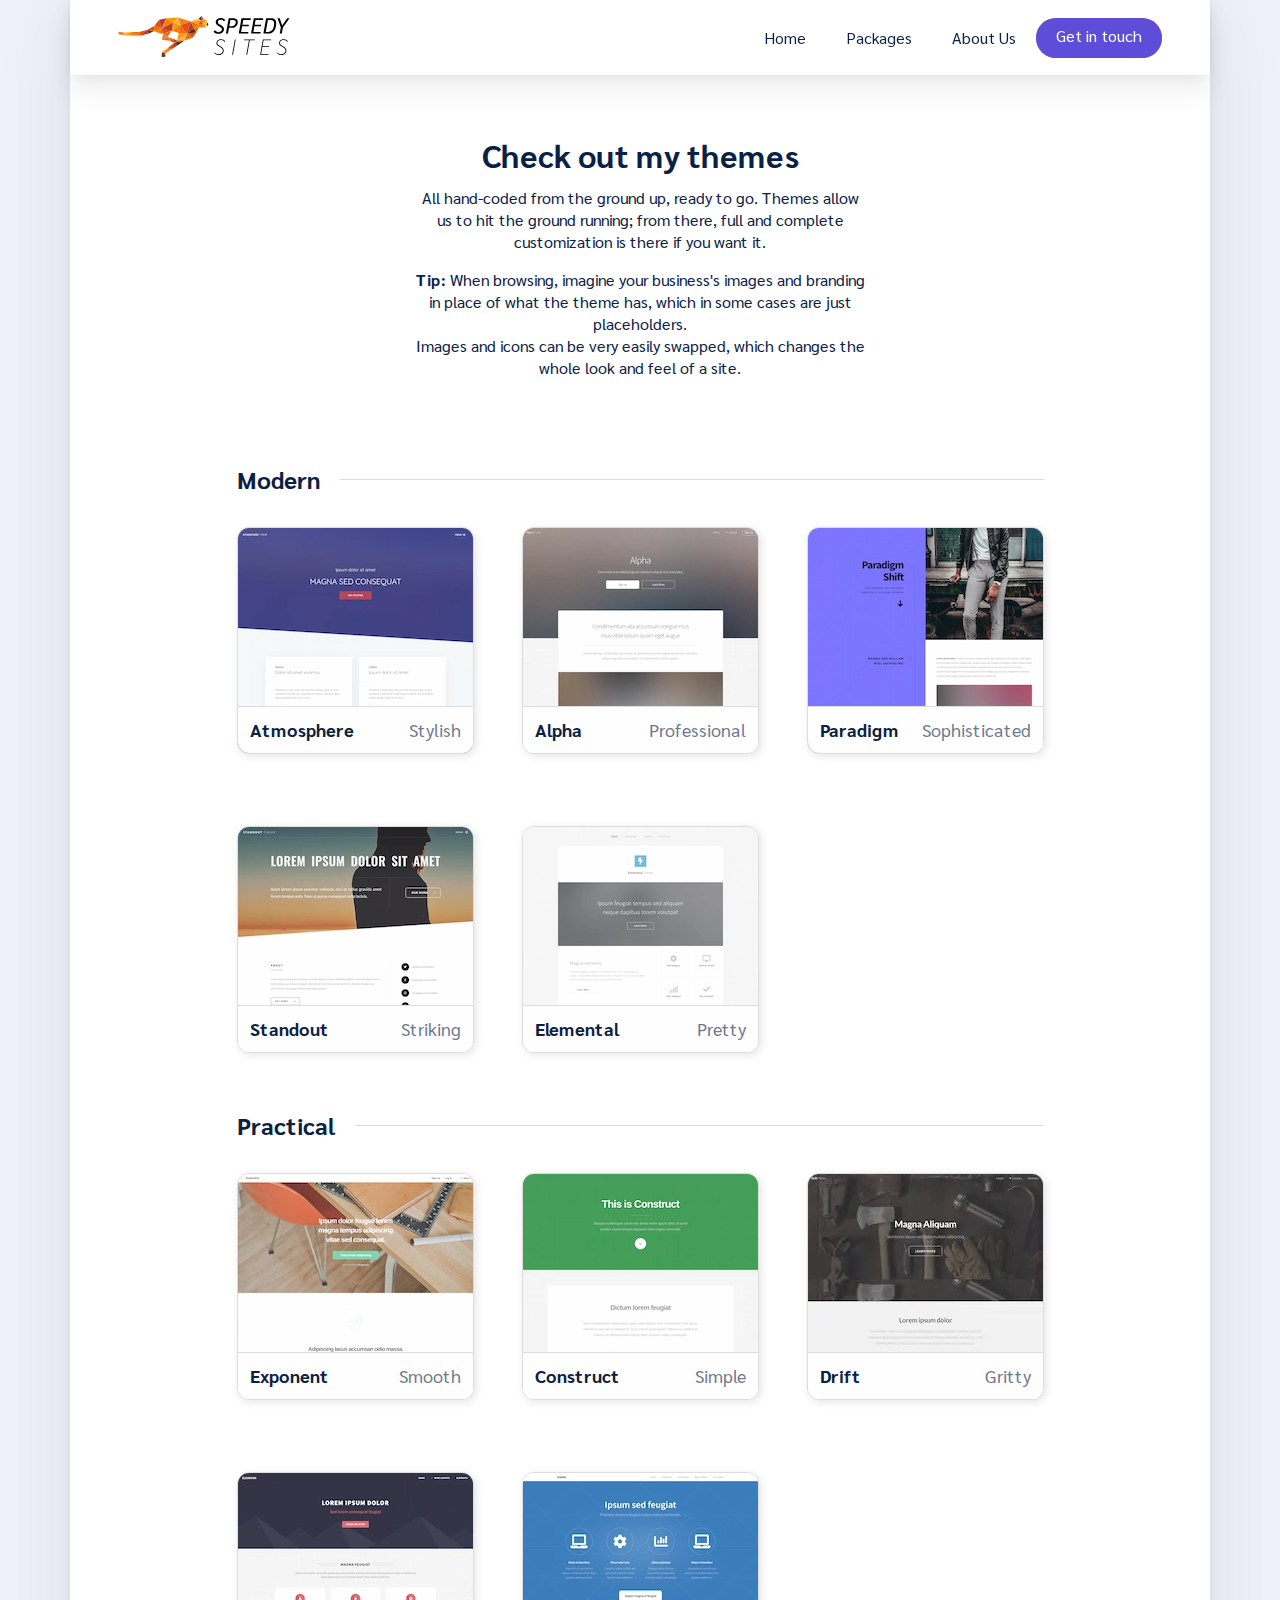
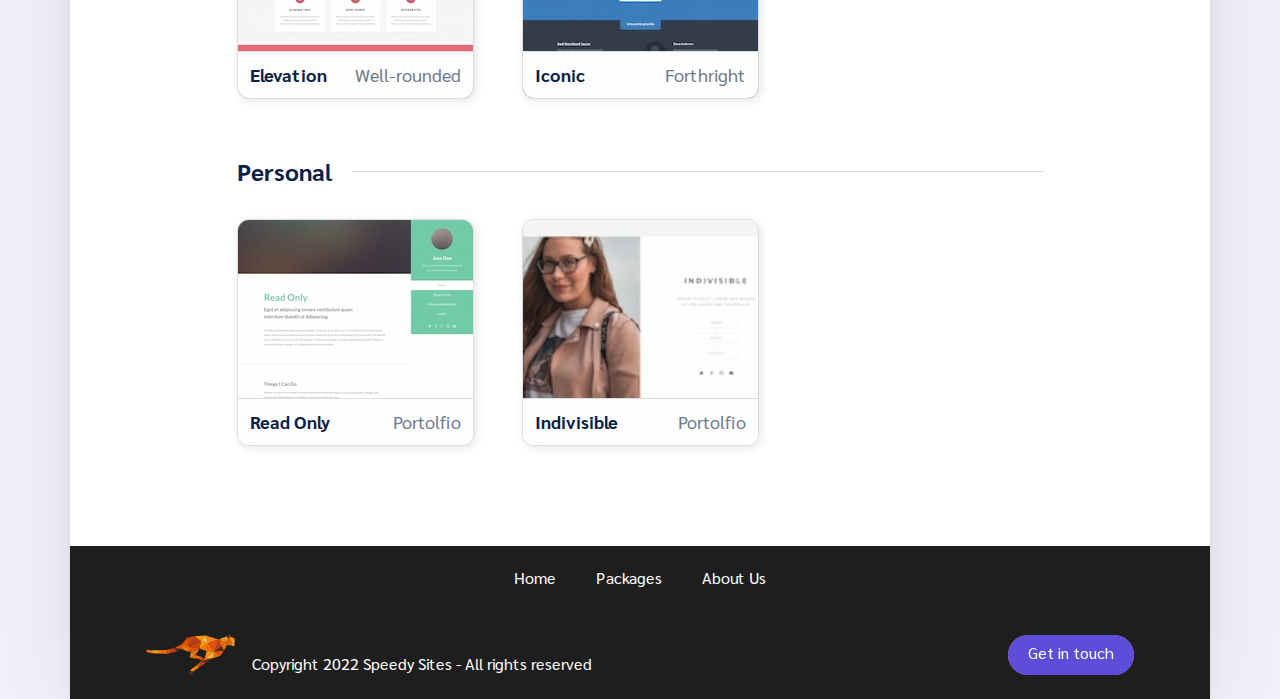
<file: index.html>
<!DOCTYPE html>
<html>
<head>
    <title>AZ Small Business Web Design | Speedy Sites </title>
    <meta charset="UTF-8">
    <meta name="viewport" content="width=device-width, initial-scale=1.0">
    <meta name="description" content="Hand-coded  websites made by a single developer who specializes in small business web design. $0 upfront charge, $150/mo to keep it online. Cancel anytime." />
    <meta name="keywords" content="small business, web design, cheap, fast, affordable, website, free website" />
    <link href="core.css" type="text/css" rel="stylesheet">
    <link href="styles.css" type="text/css" rel="stylesheet">
    <link rel="preconnect" href="https://fonts.googleapis.com">
    <link rel="preconnect" href="https://fonts.gstatic.com" crossorigin>
    <link href="https://fonts.googleapis.com/css2?family=Sarabun:wght@400;700&display=swap" rel="stylesheet">
    
    <link rel="icon" href="images/logo16x16.png">
</head>
<body>

<div class="container faux">
    <div class="circle-menu z-1000 d-flex">
        <div class="extra-circle"></div>
    </div>
    <ul class="circle-menu-buttons">
        <li><a class="btn btn-circle-menu" href="index.html">Home</a></li>
        <img src="images/menu-line.svg">
        <li><a class="btn btn-circle-menu" href="packages.html">Packages</a></li>
        <img src="images/menu-line.svg">
        <li><a class="btn btn-circle-menu" href="about.html">About Us</a></li>
        <a class="btn btn-circle-menu-cta" href="contact.html">Get in touch</a>
    </ul>
</div>  

<main class="container">

    <nav id="desktop_nav" class="d-flex justify-content-between align-items-center py-3">
        <a href="index.html"><img class="logo" src="images/logo-wordmark.svg" alt="logo"></a>
        <ul class="menu-buttons align-items-center d-flex">
            <li><a class="btn btn-plain" href="https://www.speedy-sites.com/index.html">Home</a></li>
            <li><a class="btn btn-plain" href="https://www.speedy-sites.com/packages.html">Packages</a></li>
            <li><a class="btn btn-plain" href="https://www.speedy-sites.com/about.html">About Us</a></li>
        </ul>
        <a class="btn btn-primary" href="contact.html"><span>Get in touch</span></a>
    </nav>

    <nav id="mobile_nav" class="align-items-center d-flex flex-column justify-content-between">
        <div class="menu-header">
            <a href="index.html"><img class="logo" src="images/logo-wordmark.svg" alt="logo"></a>
            <img id="menu-icon" src="images/menu.svg" alt="menu-icon">
        </div>
    </nav>

    <header>
        <h3>Check out my themes</h3>
        <p>All hand-coded from the ground up, ready to go. Themes allow us to hit the ground running; from there, full and complete customization is there if you want it. </p>
        <p><b>Tip: </b>When browsing, imagine your business's images and branding in place of what the theme has, which in some cases are just placeholders.<br> Images and icons can be very easily swapped, which changes the whole look and feel of a site.</p>
    </header>

    <section id="templates_container">


        <div class="theme-grid">
            <h4>Modern</h4>

            <!-- Atmosphere -->
            <div class="template-card waypoint">
                <a target="_blank" href="templates/Atmosphere/index.html">
                    <div class="thumbnail" style="background-image: url('images/Atmosphere.webp');"></div>
                    <span>
                        <p>Atmosphere</p>
                        <p>Stylish</p>
                    </span>
                </a>
            </div>
            
            <!-- Alpha -->
            <div class="template-card waypoint">
                <a target="_blank" href="templates/Alpha/index.html">
                    <div class="thumbnail" style="background-image: url('images/Alpha.webp');"></div>
                    <span>
                        <p>Alpha</p>
                        <p>Professional</p>
                    </span>
                </a>
            </div> 
            
            <!-- Paradigm -->
            <div class="template-card waypoint">
                <a target="_blank" href="templates/Paradigm-Shift/index.html">
                    <div class="thumbnail" style="background-image: url('images/Paradigm.webp');"></div>
                    <span>
                        <p>Paradigm</p>
                        <p>Sophisticated</p>
                    </span>
                </a>
            </div> 

            <!-- Standout -->
            <div class="template-card waypoint">
                <a target="_blank" href="templates/Standout/index.html">
                    <div class="thumbnail" style="background-image: url('images/Standout.webp');transition: all 2s ease-out;"></div>
                    <span>
                        <p>Standout</p>
                        <p>Striking</p>
                    </span>
                </a>
            </div>   
            
            <!-- Elemental -->
            <div class="template-card waypoint">
                <a target="_blank" href="templates/Elemental/index.html">
                    <div class="thumbnail" style="background-image: url('images/Elemental.webp');"></div>
                    <span>
                        <p>Elemental</p>
                        <p>Pretty</p>
                    </span>
                </a>
            </div>
        </div>

        <div class="theme-grid">
            <h4>Practical</h4>

            <!-- Exponent -->
            <div class="template-card waypoint">
                <a target="_blank" href="templates/Exponent/index.html">
                    <div class="thumbnail" style="background-image: url('images/Exponent.webp');"></div>
                    <span>
                        <p>Exponent</p>
                        <p>Smooth</p>
                    </span>
                </a>
            </div>

            <!-- Construct -->
            <div class="template-card waypoint">
                <a target="_blank" href="templates/Construct/index.html">
                    <div class="thumbnail" style="background-image: url('images/Construct.webp');transition: all 10s ease-out;"></div>
                    <span>
                        <p>Construct</p>
                        <p>Simple</p>
                    </span>
                </a>
            </div>    
            
            <!-- Drift -->
            <div class="template-card waypoint">
                <a target="_blank" href="templates/Drift/index.html">
                    <div class="thumbnail" style="background-image: url('images/Drift.webp');"></div>
                    <span>
                        <p>Drift</p>
                        <p>Gritty</p>
                    </span>
                </a>
            </div>
            
            <!-- Elevation -->
            <div class="template-card waypoint">
                <a target="_blank" href="templates/Elevation/index.html">
                    <div class="thumbnail" style="background-image: url('images/Elevation.webp');"></div>
                    <span>
                        <p>Elevation</p>
                        <p>Well-rounded</p>
                    </span>
                </a>
            </div>
            
            <!-- Iconic -->
            <div class="template-card waypoint">
                <a target="_blank" href="templates/Iconic/index.html">
                    <div class="thumbnail" style="background-image: url('images/Iconic.webp');"></div>
                    <span>
                        <p>Iconic</p>
                        <p>Forthright</p>
                    </span>
                </a>
            </div>
        </div>

        <div class="theme-grid">
            <h4>Personal</h4>
            
            <!-- Read Only -->
            <div class="template-card waypoint">
                <a target="_blank" href="templates/Read-Only/index.html">
                    <div class="thumbnail" style="background-image: url('images/Read-Only.webp');"></div>
                    <span>
                        <p>Read Only</p>
                        <p>Portolfio</p>
                    </span>
                </a>
            </div>

            <!-- Read Only -->
            <div class="template-card waypoint">
                <a target="_blank" href="templates/Indivisible/index.html">
                    <div class="thumbnail" style="background-image: url('images/indivisible.webp');background-size: 150%;background-position: center!important;;"></div>
                    <span>
                        <p>Indivisible</p>
                        <p>Portolfio</p>
                    </span>
                </a>
            </div>
        </div>

        
    </section>

    <!-- <section class="components">
        <h4>Looking for my components?</h4>
        <a href="components.html" class="btn btn-primary" style="margin: 24px 0 64px 0;"><span>Components</span></a>
    </section> -->

    <footer class="row" loading="lazy">
        <ul class="menu-buttons align-items-center justify-content-center d-flex">
            <li><a class="btn btn-plain" href="https://www.speedy-sites.com/index.html">Home</a></li>
            <li><a class="btn btn-plain" href="https://www.speedy-sites.com/packages.html">Packages</a></li>
            <li><a class="btn btn-plain" href="https://www.speedy-sites.com/about.html">About Us</a></li>
        </ul>
        <div class="footer-info">
            <span style="display: flex;align-items: flex-end;">
                <img src="images/logo.svg">
                <p style="min-width: 225px;margin-left: 15px;">Copyright 2022 Speedy Sites - All rights reserved</p>
            </span>
            <a class="btn btn-primary" href="contact.html"><span>Get in touch</span></a>
        </div>
    </footer>
</main>

</body>
<script src="app.js"></script>
</html>
</file>
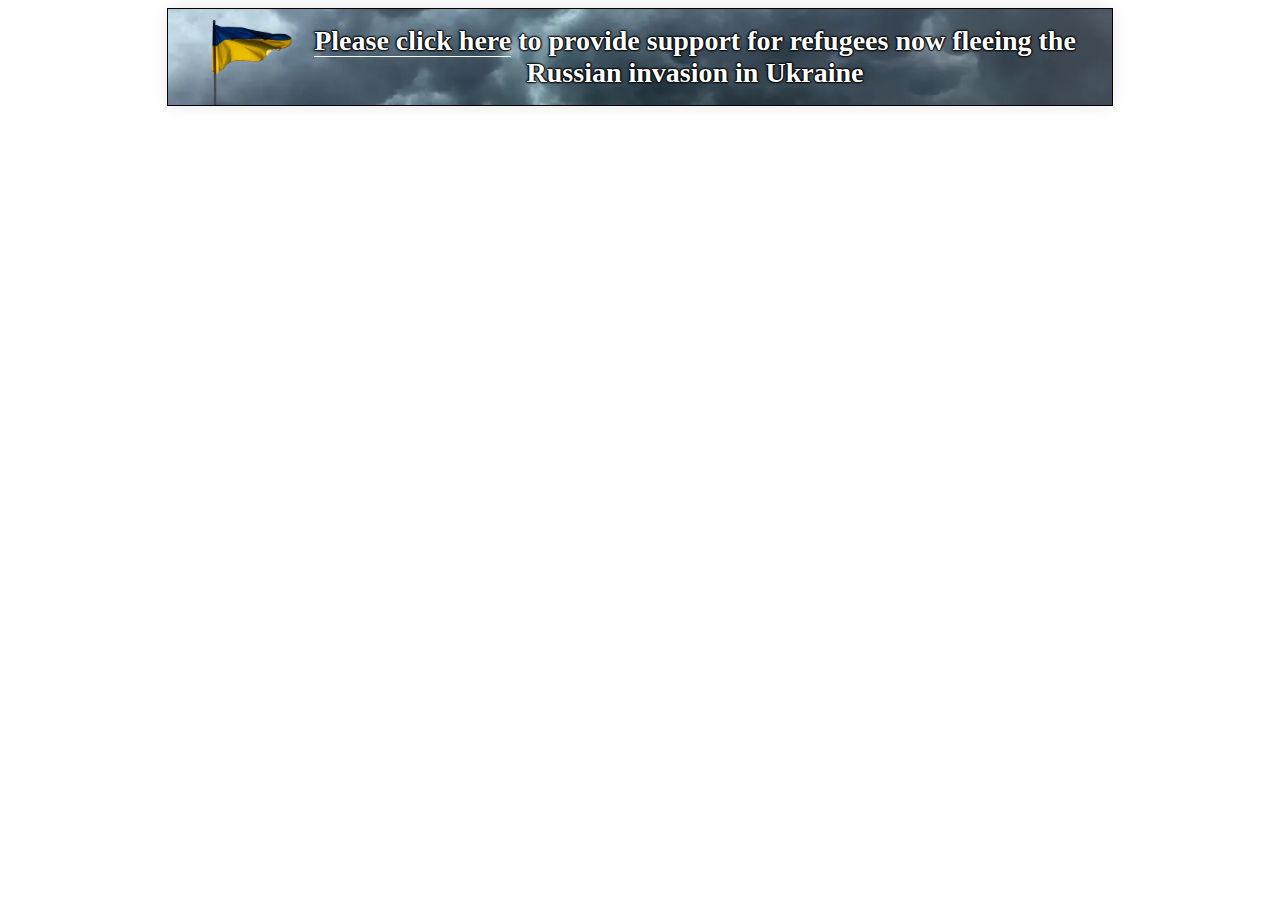
<file: Cloud-design.html>
<!DOCTYPE html>
<html>
    <head>

    </head>
    <body>
        <div class="boxbody-ukraine cloud">
            <a href="https://cityserve.us/ukrainian-crisis-2/" target="_blank">
                <div class="box"> 
                    <img src="images/ukraine/flag.webp" class="ukr-flag">
                    <h3><span>Please click here</span> to provide support for refugees now fleeing the Russian invasion in Ukraine</h3> 
                </div>
            </a> 
        </div>

        <style>
            /* Flag cloud design */

        .boxbody-ukraine.cloud {
            display: flex;
            justify-content: center;
            align-items: center;
        }
        
        .boxbody-ukraine.cloud a {
            color: #000;
            text-decoration: none;
        }
        
        .boxbody-ukraine.cloud .box {
            position: relative;
            max-width: 770px;
            padding: 0 2em 0 calc(2em + 110px);
            display: flex;
            background-image: url('images/ukraine/clouds.webp');
            background-position: 0 15%;
            background-size: cover;
            box-shadow: 0 0 15px rgb(0 0 0 / 10%);
            align-items: center;
            border: solid 1px;
            overflow: hidden;
        }
        .boxbody-ukraine.cloud img.ukr-flag {
            width: 110px;
            position: absolute;
            left: 20px;
            bottom: -25px;
        }
        
        .boxbody-ukraine.cloud h3 {
            font-size: 28px;
            margin: 16px 0;
            text-align: center;
            color: #fff;
            text-shadow:
                0  0 3px #000,
                0  0 2px #000,
                0  0 2px #000,
                0  0 2px #000,
                0  0 1px #000,
                0  0 1px #000,
                0  0 1px #000;
        }
        .boxbody-ukraine.cloud h3 span {
            border-bottom: 1px solid #fff;
        }

        @media only screen and (max-width: 768px) {
            .boxbody-ukraine.cloud .box {
                padding: 1em 1em 4em 1em;
            }
            .boxbody-ukraine.cloud img.ukr-flag {
                bottom: -30px;
            }
        }
        </style>
    </body>
</html>
</file>
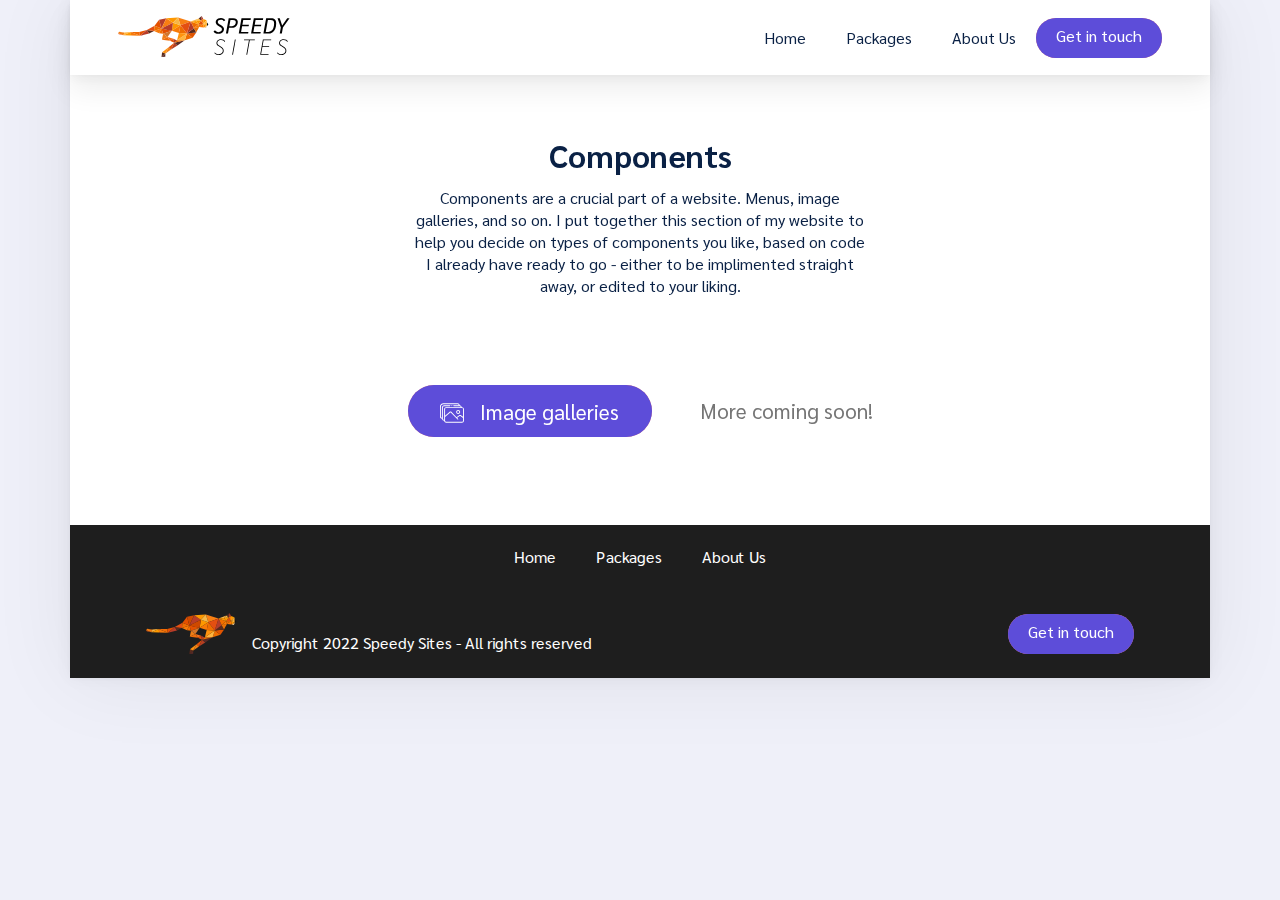
<file: components.html>
<!DOCTYPE html>
<html>
<head>
    <title>AZ Small Business Web Design | Speedy Sites </title>
    <meta charset="UTF-8">
    <meta name="viewport" content="width=device-width, initial-scale=1.0">
    <meta name="description" content="Hand-coded  websites made by a single developer who specializes in small business web design. $0 upfront charge, $150/mo to keep it online. Cancel anytime." />
    <meta name="keywords" content="small business, web design, cheap, fast, affordable, website, free website" />
    <link href="core.css" type="text/css" rel="stylesheet">
    <link href="components.css" type="text/css" rel="stylesheet">
    <link rel="preconnect" href="https://fonts.googleapis.com">
    <link rel="preconnect" href="https://fonts.gstatic.com" crossorigin>
    <link href="https://fonts.googleapis.com/css2?family=Sarabun:wght@400;700&display=swap" rel="stylesheet">
    
    <link rel="icon" href="images/logo16x16.png">
</head>
<body>

<div class="container faux">
    <div class="circle-menu z-1000 d-flex">
        <div class="extra-circle"></div>
    </div>
    <ul class="circle-menu-buttons">
        <li><a class="btn btn-circle-menu" href="index.html">Home</a></li>
        <img src="images/menu-line.svg">
        <li><a class="btn btn-circle-menu" href="packages.html">Packages</a></li>
        <img src="images/menu-line.svg">
        <li><a class="btn btn-circle-menu" href="about.html">About Us</a></li>
        <a class="btn btn-circle-menu-cta" href="contact.html">Get in touch</a>
    </ul>
</div>  

<main class="container">

    <nav id="desktop_nav" class="d-flex justify-content-between align-items-center py-3">
        <a href="index.html"><img class="logo" src="images/logo-wordmark.svg" alt="logo"></a>
        <ul class="menu-buttons align-items-center d-flex">
            <li><a class="btn btn-plain" href="https://www.speedy-sites.com/index.html">Home</a></li>
            <li><a class="btn btn-plain" href="https://www.speedy-sites.com/packages.html">Packages</a></li>
            <li><a class="btn btn-plain" href="https://www.speedy-sites.com/about.html">About Us</a></li>
        </ul>
        <a class="btn btn-primary" href="contact.html"><span>Get in touch</span></a>
    </nav>

    <nav id="mobile_nav" class="align-items-center d-flex flex-column justify-content-between">
        <div class="menu-header">
            <a href="index.html"><img class="logo" src="images/logo-wordmark.svg" alt="logo"></a>
            <img id="menu-icon" src="images/menu.svg" alt="menu-icon">
        </div>
    </nav>

    <header>
        <h3>Components</h3>
        <p>Components are a crucial part of a website. Menus, image galleries, and so on. I put together this section of my website to help you decide on types of components you like, based on code I already have ready to go - either to be implimented straight away, or edited to your liking.</p>
    </header>

    <section id="components_container">
        <a href="components/gallaries.html" class="btn btn-primary">
            <img src="images/gallery.svg" alt="">
            <span>Image galleries</span>
        </a>

        <p class="muted">More coming soon!</p>
        
        
    </section>

    <footer class="row" loading="lazy">
        <ul class="menu-buttons align-items-center justify-content-center d-flex">
            <li><a class="btn btn-plain" href="https://www.speedy-sites.com/index.html">Home</a></li>
            <li><a class="btn btn-plain" href="https://www.speedy-sites.com/packages.html">Packages</a></li>
            <li><a class="btn btn-plain" href="https://www.speedy-sites.com/about.html">About Us</a></li>
        </ul>
        <div class="footer-info">
            <span style="display: flex;align-items: flex-end;">
                <img src="images/logo.svg">
                <p style="min-width: 225px;margin-left: 15px;">Copyright 2022 Speedy Sites - All rights reserved</p>
            </span>
            <a class="btn btn-primary" href="contact.html"><span>Get in touch</span></a>
        </div>
    </footer>
</main>

</body>
<script src="app.js"></script>
</html>
</file>
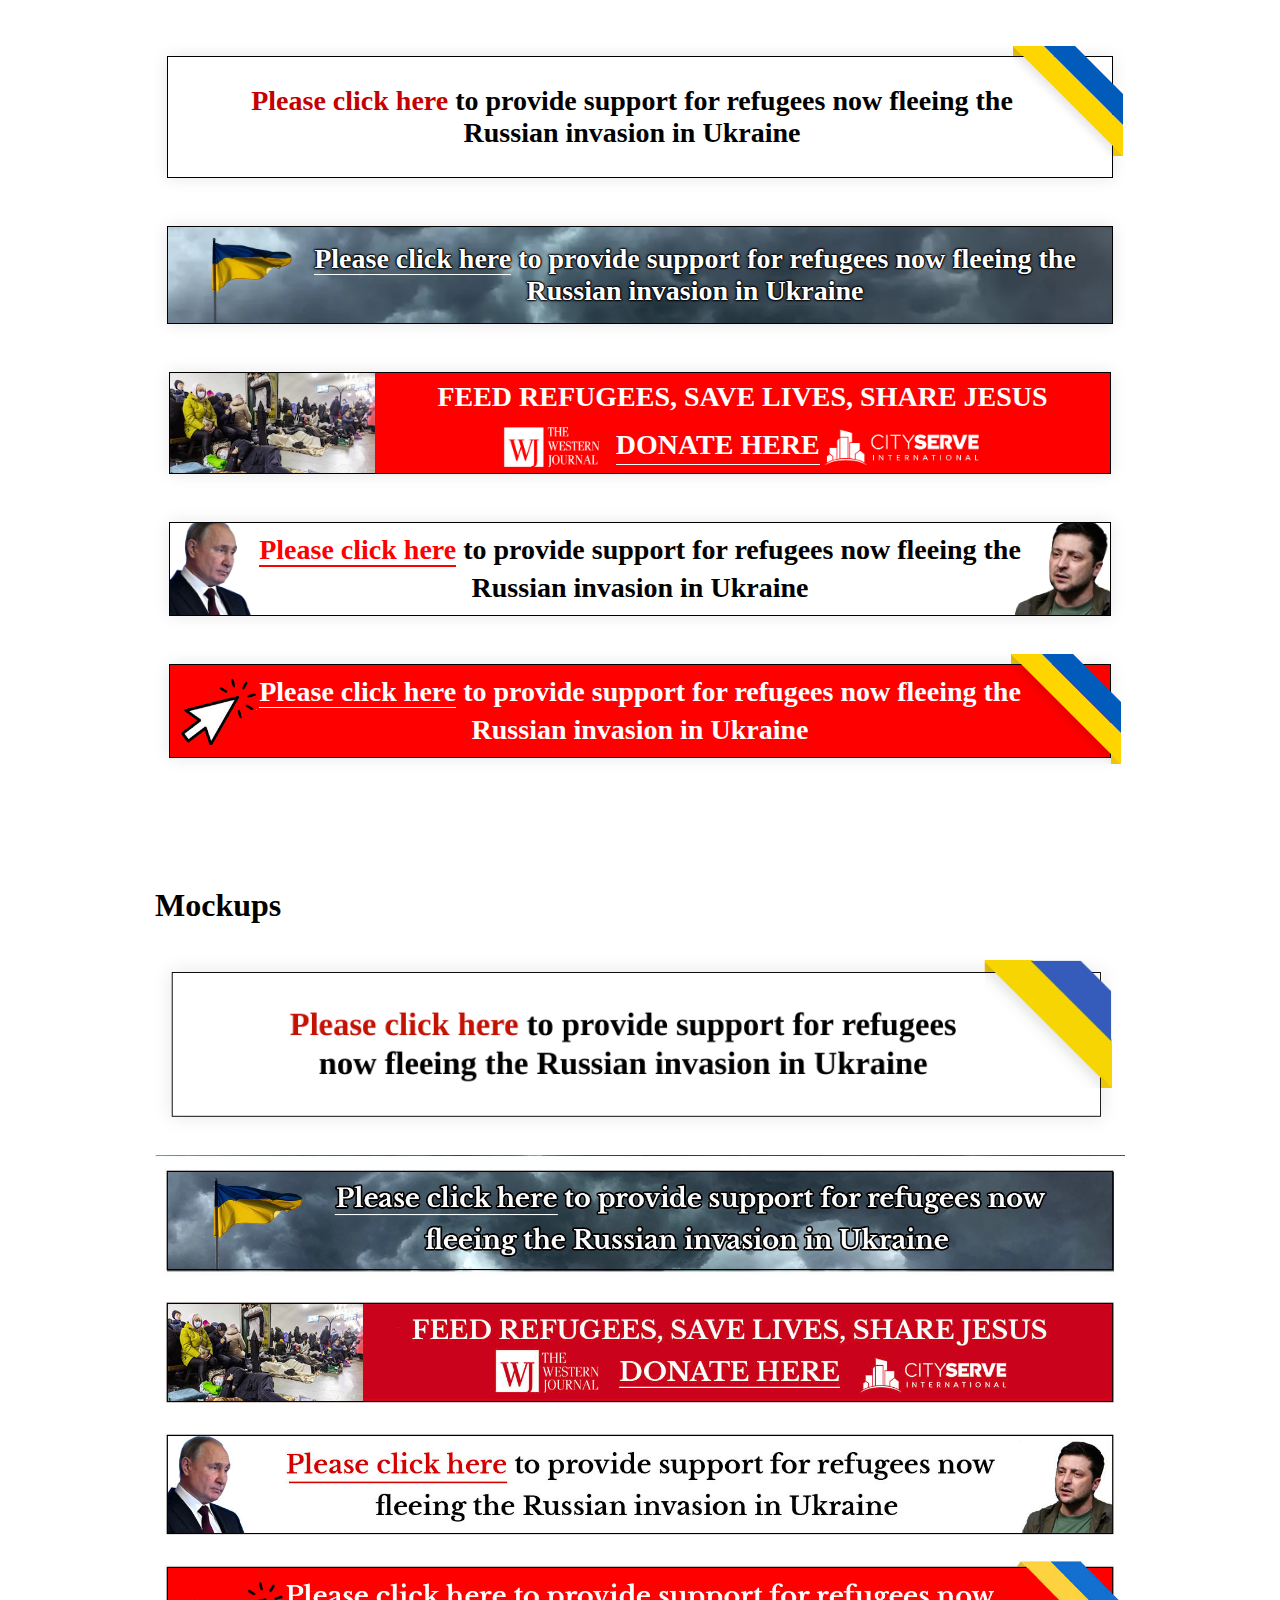
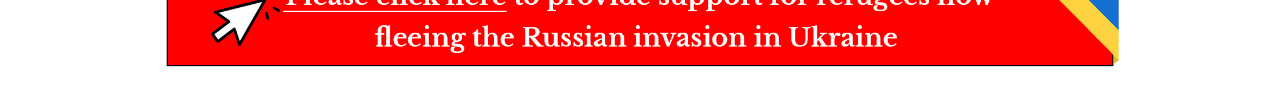
<file: ukraine.html>
<!DOCTYPE html>
<html>
    <head>

    </head>
    <body>

        <!-- Ribbon -->
        <div class="boxbody-ukraine ribbon">
            <a href="https://cityserve.us/ukrainian-crisis-2/" target="_blank">
                <div class="box"> 
                    <h3><span style="color:#c40001;">Please click here</span> to provide support for refugees now fleeing the Russian invasion in Ukraine</h3> 
                    <div class="ribbon ribbon-top-right"><span></span></div> 
                    <div class="ribbon ribbon-top-right2"><span></span></div>
                </div>
            </a> 
        </div>

        <!-- Cloud -->
        <div class="boxbody-ukraine cloud">
            <a href="https://cityserve.us/ukrainian-crisis-2/" target="_blank">
                <div class="box"> 
                    <img src="images/ukraine/flag.webp" class="ukr-flag">
                    <h3><span>Please click here</span> to provide support for refugees now fleeing the Russian invasion in Ukraine</h3> 
                </div>
            </a> 
        </div>

        <!-- Refugees -->
        <div class="boxbody-ukraine refugee">
            <a href="https://cityserve.us/ukrainian-crisis-2/" target="_blank">
                <div class="box"> 
                    <div class="image" style="background-image: url('images/ukraine/refugees.webp');"></div>
                    <div class="content">
                        <h3>Feed Refugees, Save Lives, Share Jesus</h3> 
                        <span>
                            <img src="images/ukraine/WJ-logo-white.webp" />
                            <h3 style="border-bottom: 1px solid #fff">Donate Here</h3>
                            <img src="images/ukraine/cityserve-logo-white.png">
                        </span>
                    </div>
                </div>
            </a> 
        </div>

        <!-- Zelenskyy -->
        <div class="boxbody-ukraine zelenskyy">
            <a href="https://cityserve.us/ukrainian-crisis-2/" target="_blank">
                <div class="box"> 
                    <img src="images/ukraine/Putin.webp">
                    <h3><span>Please click here</span> to provide support for refugees now fleeing the Russian invasion in Ukraine</h3> 
                    <img src="images/ukraine/Zelenskyy.webp">
                </div>
            </a> 
        </div>

        <!-- Red with ribbon -->
        <div class="boxbody-ukraine red-ribbon">
            <a href="https://cityserve.us/ukrainian-crisis-2/" target="_blank">
                <div class="box"> 
                    <div class="click" style="background-image: url('images/ukraine/click.png');"></div>
                    <h3><span style="border-bottom:solid 1px #fff;">Please click here</span> to provide support for refugees now fleeing the Russian invasion in Ukraine</h3> 
                    <div class="ribbon ribbon-top-right"><span></span></div> 
                    <div class="ribbon ribbon-top-right2"><span></span></div>
                </div>
            </a> 
        </div>

        <div class="mocks">
            <h1>Mockups</h1>
            <img src="images/ukraine/1.png">
            <img src="images/ukraine/2.jpg">
            <img src="images/ukraine/3.jpg">
            <img src="images/ukraine/4.jpg">
            <img src="images/ukraine/5.jpg">
        </div>
        <style> 
        .boxbody-ukraine {
            margin-top: 48px;
        }

        /* Red with ribbon */
        .boxbody-ukraine.red-ribbon {
            display: flex;
            justify-content: center;
            align-items: center;
        }
        
        .boxbody-ukraine.red-ribbon a {
            color: #000;
            text-decoration: none;
        }
        
        .boxbody-ukraine.red-ribbon .box {
            position: relative;
            max-width: 780px;
            padding: 0 5em;
            display: flex;
            background-color: red;
            box-shadow: 0 0 15px rgb(0 0 0 / 10%);
            align-items: center;
            border: solid 1px #000;
            color: #fff;
        }
        
        .boxbody-ukraine.red-ribbon h3 {
            font-size: 28px;
            text-align: center;
            margin: 8px 0;
            line-height: 38px;
        }
        
        .boxbody-ukraine.red-ribbon .ribbon {
            width: 110px;
            height: 110px;
            overflow: hidden;
            position: absolute;
        }
        
        .boxbody-ukraine.red-ribbon .ribbon::before,
        .boxbody-ukraine.red-ribbon .ribbon::after {
            position: absolute;
            content: '';
            display: block;
            border: 5px solid #ecc609;
        }
        
        .boxbody-ukraine.red-ribbon .ribbon span {
            position: absolute;
            display: block;
            width: 225px;
            padding: 11px 0;
            background-color: #FFD500;
            box-shadow: 0 5px 10px rgb(0 0 0 / 10%);
            color: #fff;
            font: 700 18px/1 sans-serif;
            text-shadow: 0 1px 1px rgb(0 0 0 / 20%);
            text-transform: uppercase;
            text-align: center;
        }
        
        .boxbody-ukraine.red-ribbon .ribbon-top-right,
        .boxbody-ukraine.red-ribbon .ribbon-top-right2 {
            top: -11px;
            right: -11px;
        }
        
        .boxbody-ukraine.red-ribbon .ribbon-top-right::before,
        .boxbody-ukraine.red-ribbon .ribbon-top-right::after {
            border-top-color: transparent;
            border-right-color: transparent;
        }
        
        .boxbody-ukraine.red-ribbon .ribbon-top-right::before {
            top: 0;
            left: 0;
        }
        
        .boxbody-ukraine.red-ribbon .ribbon-top-right::after {
            bottom: 0;
            right: 0;
        }
        
        .boxbody-ukraine.red-ribbon .ribbon-top-right span {
            left: -35px;
            top: 51px;
            transform: rotate(45deg);
        }
        
        .boxbody-ukraine.red-ribbon .ribbon-top-right2 {
            top: -11px;
            right: -11px;
        }
        
        .boxbody-ukraine.red-ribbon .ribbon-top-right2 span {
            left: -3px;
            top: 52px;
            transform: rotate(45deg);
            box-shadow: none;
            background-color: #005BBB;
        }
        
        .boxbody-ukraine.red-ribbon .ribbon-top-right2:before,
        .boxbody-ukraine.red-ribbon .ribbon-top-right2:after {
            display: none!important;
        }
        .boxbody-ukraine.red-ribbon .click {
            position: absolute;
            height: 67px;
            width: 77px;
            background-size: cover;
            left: 10px;
        }

        @media screen and (max-width: 525px) {
            .boxbody-ukraine.red-ribbon .box {
                padding: 0em 4em 0em 3em;
            }

            .boxbody-ukraine.red-ribbon .click {
                z-index: 0;
                top: 2px;
                left: 2px;
                opacity: 0.8;
            }

            .boxbody-ukraine.red-ribbon h3 {
                z-index: 1;
                font-size: 22px;
                line-height:28px;
            }

        }



        /* Putin and Zelenskyy design */
        .boxbody-ukraine.zelenskyy {
            display: flex;
            justify-content: center;
            align-items: center;
        }
        
        .boxbody-ukraine.zelenskyy a {
            color: #fff;
            text-decoration: none;
        }
        
        .boxbody-ukraine.zelenskyy .box {
            position: relative;
            max-width: 780px;
            display: flex;
            background-color: #fff;
            background-position: 0 15%;
            background-size: cover;
            border: solid 1px #000;
            box-shadow: 0 0 15px rgb(0 0 0 / 10%);
            align-items: center;
            overflow: hidden;
        }
        .boxbody-ukraine.zelenskyy h3 {
            font-size: 28px;
            margin: 0;
            margin: 8px 0;
            line-height: 38px;
            text-align: center;
            color: #000000;
        }
        .boxbody-ukraine.zelenskyy .box img {
            width: 110px;
            position: absolute;
            bottom: 0;
        }
        .boxbody-ukraine.zelenskyy .box h3 span {
            color: red;
            border-bottom: 2px solid red;
        }

        .boxbody-ukraine.zelenskyy .box {
            padding:0 5em;
        }
        .boxbody-ukraine.zelenskyy .box img:first-child {
            left: 0;
        }
        .boxbody-ukraine.zelenskyy .box img:last-child {
            right: 0;
        }
        @media only screen and (max-width: 578px) {
            .boxbody-ukraine.zelenskyy .box {
                padding: 1em 1em 5em 1em;
            }
        }

        /* Red/Refugee design */
        .boxbody-ukraine.refugee {
            display: flex;
            justify-content: center;
            align-items: center;
        }
        
        .boxbody-ukraine.refugee a {
            color: #fff;
            text-decoration: none;
        }
        
        .boxbody-ukraine.refugee .box {
            position: relative;
            max-width: 940px;
            display: flex;
            background-color: red;
            background-position: 0 15%;
            background-size: cover;
            box-shadow: 0 0 15px rgb(0 0 0 / 10%);
            align-items: center;
            border: solid 1px #000;
            overflow: hidden;
            align-items: stretch;
        }
        .boxbody-ukraine.refugee h3 {
            font-size: 28px;
            margin: 8px 0;
            text-align: center;
            color: #fff;
            text-transform: uppercase;
        }
        .boxbody-ukraine.refugee img.refugees {
            height: 102px;
        }
        .boxbody-ukraine.refugee .box .content {
            display: flex;
            flex-direction: column;
            padding: 0 3.9em;
        }

        .boxbody-ukraine.refugee .box .content span img {
            height: 52px;
        }

        .boxbody-ukraine.refugee .box .content span {
            display: flex;
            justify-content: center;
        }

        .boxbody-ukraine.refugee .box .image {
            width: 205px;
            background-size: cover;
            display: flex;
        }
        @media only screen and (max-width: 768px) {
            .boxbody-ukraine.refugee .box {
                flex-direction: column;
            }
            .boxbody-ukraine.refugee h3 {
                margin: 8px;
            }
            
            .boxbody-ukraine.refugee .box .image {
                width: 100%;
                height: 125px;
                background-position: center;
            }

            .boxbody-ukraine.refugee .box .content {
                padding: 0.5em;
            }

            .boxbody-ukraine.refugee h3 {
                font-size: 22px;
            }

            .boxbody-ukraine.refugee .box .content span img {
                height: 30px;
            }

            .boxbody-ukraine.refugee .box .content span {
                align-items: center;
                justify-content: space-evenly;
            }
        }


        /* Flag cloud design */

        .boxbody-ukraine.cloud {
            display: flex;
            justify-content: center;
            align-items: center;
        }
        
        .boxbody-ukraine.cloud a {
            color: #000;
            text-decoration: none;
        }
        
        .boxbody-ukraine.cloud .box {
            position: relative;
            max-width: 770px;
            padding: 0 2em 0 calc(2em + 110px);
            display: flex;
            background-image: url('images/ukraine/clouds.webp');
            background-position: 0 15%;
            background-size: cover;
            box-shadow: 0 0 15px rgb(0 0 0 / 10%);
            align-items: center;
            border: solid 1px;
            overflow: hidden;
        }
        .boxbody-ukraine.cloud img.ukr-flag {
            width: 110px;
            position: absolute;
            left: 20px;
            bottom: -25px;
        }
        
        .boxbody-ukraine.cloud h3 {
            font-size: 28px;
            margin: 16px 0;
            text-align: center;
            color: #fff;
            text-shadow:
                0  0 3px #000,
                0  0 2px #000,
                0  0 2px #000,
                0  0 2px #000,
                0  0 1px #000,
                0  0 1px #000,
                0  0 1px #000;
        }
        .boxbody-ukraine.cloud h3 span {
            border-bottom: 1px solid #fff;
        }

        @media only screen and (max-width: 768px) {
            .boxbody-ukraine.cloud .box {
                padding: 1em 1em 4em 1em;
            }
            .boxbody-ukraine.cloud img.ukr-flag {
                bottom: -30px;
            }
        }

        /* Flag ribbon design */
        .boxbody-ukraine.ribbon {
            display: flex;
            justify-content: center;
            align-items: center;
        }
        
        .boxbody-ukraine.ribbon a {
            color: #000;
            text-decoration: none;
        }
        
        .boxbody-ukraine.ribbon .box {
            position: relative;
            max-width: 800px;
            padding: 0 5em 0 4em;
            display: flex;
            background: #fff;
            box-shadow: 0 0 15px rgb(0 0 0 / 10%);
            align-items: center;
            border: solid 1px;
        }
        
        .boxbody-ukraine.ribbon h3 {
            font-size: 28px;
            text-align: center;
        }
        
        .boxbody-ukraine.ribbon .ribbon {
            width: 110px;
            height: 110px;
            overflow: hidden;
            position: absolute;
        }
        
        .boxbody-ukraine.ribbon .ribbon::before,
        .boxbody-ukraine.ribbon .ribbon::after {
            position: absolute;
            content: '';
            display: block;
            border: 5px solid #ecc609;
        }
        
        .boxbody-ukraine.ribbon .ribbon span {
            position: absolute;
            display: block;
            width: 225px;
            padding: 11px 0;
            background-color: #FFD500;
            box-shadow: 0 5px 10px rgb(0 0 0 / 10%);
            color: #fff;
            font: 700 18px/1 sans-serif;
            text-shadow: 0 1px 1px rgb(0 0 0 / 20%);
            text-transform: uppercase;
            text-align: center;
        }
        
        .boxbody-ukraine.ribbon .ribbon-top-right,
        .boxbody-ukraine.ribbon .ribbon-top-right2 {
            top: -11px;
            right: -11px;
        }
        
        .boxbody-ukraine.ribbon .ribbon-top-right::before,
        .boxbody-ukraine.ribbon .ribbon-top-right::after {
            border-top-color: transparent;
            border-right-color: transparent;
        }
        
        .boxbody-ukraine.ribbon .ribbon-top-right::before {
            top: 0;
            left: 0;
        }
        
        .boxbody-ukraine.ribbon .ribbon-top-right::after {
            bottom: 0;
            right: 0;
        }
        
        .boxbody-ukraine.ribbon .ribbon-top-right span {
            left: -35px;
            top: 51px;
            transform: rotate(45deg);
        }
        
        .boxbody-ukraine.ribbon .ribbon-top-right2 {
            top: -11px;
            right: -11px;
        }
        
        .boxbody-ukraine.ribbon .ribbon-top-right2 span {
            left: -3px;
            top: 52px;
            transform: rotate(45deg);
            box-shadow: none;
            background-color: #005BBB;
        }
        
        .boxbody-ukraine.ribbon .ribbon-top-right2:before,
        .boxbody-ukraine.ribbon .ribbon-top-right2:after {
            display: none!important;
        }</style>
    </body>

  
</html>  

<style>
/* local */
.mocks {
    width: 970px;
    margin-top: 12vh;
    margin-left: auto;
    margin-right: auto;
}

.mocks img {
    width: 100%;
}

body {
    display: flex;
    flex-direction: column;
}
    </style>
</file>
<file: styles.css>
header {
    text-align: center;
    max-width: 450px;
    margin: 64px auto;
    padding: 0 24px;
}
header p {
    margin-top: 16px;
}

#templates_container {
    max-width: 1130px;
    margin: 64px auto;
    display: flex;
    flex-wrap: wrap;
    justify-content: center;
}

.theme-grid {
    display: grid;
    grid-template-columns: 1fr 1fr 1fr;
}
#templates_container h4 {
    grid-column: span 3;
    margin: 24px 24px 0 24px;
}
@media only screen and (max-width: 1040px) {
    .theme-grid {
        grid-template-columns: 1fr 1fr;
    }
    #templates_container h4 {
        grid-column: span 2;
    }
}
@media only screen and (max-width: 768px) {
    .theme-grid {
        grid-template-columns: 1fr;
    }
    #templates_container h4 {
        grid-column: span 1;
    }
}
.template-card {
    background-color: #fff;
    box-shadow: 2px 2px 9px #e5e5e5;
    position: relative;
    border-radius: 12px;
    display: flex;
    flex-direction: column;
    width: 235px;
    overflow: hidden;
    margin: 36px 24px;
    height: 225px;
    transition: all 0.2s;
    top: 0;
    left: 0;
    border: 1px solid #ddd;
}

.template-card:hover {
    top: -4px;
    left: -4px;
    box-shadow: 6px 6px 9px #e5e5e5;
}

.template-card a {
    position: relative;
    height: 100%;
}
.template-card img {
    position: absolute;
    bottom: calc(0 - 195px);
    transition: all 4s;
}
.template-card .thumbnail {
    height: 100%;
    background-position-y: 0;
    transition: all 7s ease-out;
}
@media only screen and (min-width:992px) {
    .template-card:hover .thumbnail {
        background-position-y: calc( 100% - 47px);
    }
}
@media only screen and (max-width:991px) {
    .template-card.visible .thumbnail {
        background-position-y: calc( 100% - 47px);
    }
}
.template-card a:link,
.template-card a:active,
.template-card a:visited,
.template-card a:hover {
    color: #0A2145;
    text-decoration: none;
}

.template-card span {
    display: flex;
    align-content: space-between;
    justify-content: space-between;
    padding: 12px;
    position: absolute;
    bottom: 0;
    width: calc(100% - 24px);
    background-color: #fefefe;
    border-top: 1px solid #ddd;
    transition: all 0.1s;
}
.template-card a:active span {
    background-color: #f1f1f1;
}

.template-card span p {
    font-size: 18px;
}

.template-card span p:first-child {
    font-weight: 700;
}
.template-card span p:last-child {
    opacity: 0.6;
}
#templates_container .theme-grid h4 {
    display: flex;
}
#templates_container .theme-grid h4:after {
    content: '';
    height: 1px;
    margin-left: 20px;
    width: 100%;
    background-color: #ddd;
    position: relative;
    top: 50%;
}
.components {
    display: flex;
    flex-direction: column;
    align-items: center;
}
</file>
<file: components.css>
header {
    text-align: center;
    max-width: 450px;
    margin: 64px auto;
    padding: 0 24px;
}
header p {
    margin-top: 16px;
}
#components_container {
    display: flex;
    flex-wrap: wrap;
    width: 1100px;
    max-width: 70vw;
    margin: 64px auto;
    justify-content: center;
    align-items: center;
}

#components_container .btn-primary {
    display: flex;
    color: #fff;
    padding: 16px 32px;
    border-radius: 50px;
    user-select: none;
    min-width: 180px;
}

#components_container img {
    height: 24px;
    width: 24px;
    z-index: 100;
    margin-right: 16px;
}
#components_container > * {
    margin: 24px;
}
#components_container .btn-primary {
}
#components_container .muted {
    color: #757575;
    font-size: 21px;
}
#components_container .btn-primary span {
   font-size: 21px;
}
</file>
<file: core.css>
/* -------- Reset -------- */
html, body, div, span, applet, object, iframe,
h1, h2, h3, h4, h5, h6, p, blockquote, pre,
a, abbr, acronym, address, big, cite, code,
del, dfn, img, ins, kbd, q, s, samp,
small, strike, strong, sub, sup, tt, var,
u, i, center,
dl, dt, dd, ol, ul, li,
fieldset, form, label, legend,
table, caption, tbody, tfoot, thead, tr, th, td,
article, aside, canvas, details, embed, 
figure, figcaption, footer, header, hgroup, 
menu, nav, output, ruby, section, summary,
time, mark, audio, video {
	margin: 0;
	padding: 0;
	border: 0;
	font-size: 100%;
	font: inherit;
	vertical-align: baseline;
}

article, aside, details, figcaption, figure, 
footer, header, hgroup, menu, nav, section {
	display: block;
}
body {
	line-height: 1;
}
ol, ul {
	list-style: none;
}
blockquote, q {
	quotes: none;
}
blockquote:before, blockquote:after,
q:before, q:after {
	content: '';
	content: none;
}
table {
	border-collapse: collapse;
	border-spacing: 0;
}

/* -------- Fonts -------- */
/* thai */
@font-face {
    font-family: 'Sarabun';
    font-style: normal;
    font-weight: 400;
    font-display: swap;
    src: url(https://fonts.gstatic.com/s/sarabun/v12/DtVjJx26TKEr37c9aAFJn2QN.woff2) format('woff2');
    unicode-range: U+0E01-0E5B, U+200C-200D, U+25CC;
  }
  /* vietnamese */
  @font-face {
    font-family: 'Sarabun';
    font-style: normal;
    font-weight: 400;
    font-display: swap;
    src: url(https://fonts.gstatic.com/s/sarabun/v12/DtVjJx26TKEr37c9aBpJn2QN.woff2) format('woff2');
    unicode-range: U+0102-0103, U+0110-0111, U+0128-0129, U+0168-0169, U+01A0-01A1, U+01AF-01B0, U+1EA0-1EF9, U+20AB;
  }
  /* latin-ext */
  @font-face {
    font-family: 'Sarabun';
    font-style: normal;
    font-weight: 400;
    font-display: swap;
    src: url(https://fonts.gstatic.com/s/sarabun/v12/DtVjJx26TKEr37c9aBtJn2QN.woff2) format('woff2');
    unicode-range: U+0100-024F, U+0259, U+1E00-1EFF, U+2020, U+20A0-20AB, U+20AD-20CF, U+2113, U+2C60-2C7F, U+A720-A7FF;
  }
  /* latin */
  @font-face {
    font-family: 'Sarabun';
    font-style: normal;
    font-weight: 400;
    font-display: swap;
    src: url(https://fonts.gstatic.com/s/sarabun/v12/DtVjJx26TKEr37c9aBVJnw.woff2) format('woff2');
    unicode-range: U+0000-00FF, U+0131, U+0152-0153, U+02BB-02BC, U+02C6, U+02DA, U+02DC, U+2000-206F, U+2074, U+20AC, U+2122, U+2191, U+2193, U+2212, U+2215, U+FEFF, U+FFFD;
  }
  /* thai */
  @font-face {
    font-family: 'Sarabun';
    font-style: normal;
    font-weight: 700;
    font-display: swap;
    src: url(https://fonts.gstatic.com/s/sarabun/v12/DtVmJx26TKEr37c9YK5sik8s6zDX.woff2) format('woff2');
    unicode-range: U+0E01-0E5B, U+200C-200D, U+25CC;
  }
  /* vietnamese */
  @font-face {
    font-family: 'Sarabun';
    font-style: normal;
    font-weight: 700;
    font-display: swap;
    src: url(https://fonts.gstatic.com/s/sarabun/v12/DtVmJx26TKEr37c9YK5silQs6zDX.woff2) format('woff2');
    unicode-range: U+0102-0103, U+0110-0111, U+0128-0129, U+0168-0169, U+01A0-01A1, U+01AF-01B0, U+1EA0-1EF9, U+20AB;
  }
  /* latin-ext */
  @font-face {
    font-family: 'Sarabun';
    font-style: normal;
    font-weight: 700;
    font-display: swap;
    src: url(https://fonts.gstatic.com/s/sarabun/v12/DtVmJx26TKEr37c9YK5silUs6zDX.woff2) format('woff2');
    unicode-range: U+0100-024F, U+0259, U+1E00-1EFF, U+2020, U+20A0-20AB, U+20AD-20CF, U+2113, U+2C60-2C7F, U+A720-A7FF;
  }
  /* latin */
  @font-face {
    font-family: 'Sarabun';
    font-style: normal;
    font-weight: 700;
    font-display: swap;
    src: url(https://fonts.gstatic.com/s/sarabun/v12/DtVmJx26TKEr37c9YK5silss6w.woff2) format('woff2');
    unicode-range: U+0000-00FF, U+0131, U+0152-0153, U+02BB-02BC, U+02C6, U+02DA, U+02DC, U+2000-206F, U+2074, U+20AC, U+2122, U+2191, U+2193, U+2212, U+2215, U+FEFF, U+FFFD;
  }

/*!
 * Bootstrap Grid v5.1.3 (https://getbootstrap.com/)
 * Copyright 2011-2021 The Bootstrap Authors
 * Copyright 2011-2021 Twitter, Inc.
 * Licensed under MIT (https://github.com/twbs/bootstrap/blob/main/LICENSE)
 */:root{--bs-blue:#0d6efd;--bs-indigo:#6610f2;--bs-purple:#6f42c1;--bs-pink:#d63384;--bs-red:#dc3545;--bs-orange:#fd7e14;--bs-yellow:#ffc107;--bs-green:#198754;--bs-teal:#20c997;--bs-cyan:#0dcaf0;--bs-white:#fff;--bs-gray:#6c757d;--bs-gray-dark:#343a40;--bs-gray-100:#f8f9fa;--bs-gray-200:#e9ecef;--bs-gray-300:#dee2e6;--bs-gray-400:#ced4da;--bs-gray-500:#adb5bd;--bs-gray-600:#6c757d;--bs-gray-700:#495057;--bs-gray-800:#343a40;--bs-gray-900:#212529;--bs-primary:#0d6efd;--bs-secondary:#6c757d;--bs-success:#198754;--bs-info:#0dcaf0;--bs-warning:#ffc107;--bs-danger:#dc3545;--bs-light:#f8f9fa;--bs-dark:#212529;--bs-primary-rgb:13,110,253;--bs-secondary-rgb:108,117,125;--bs-success-rgb:25,135,84;--bs-info-rgb:13,202,240;--bs-warning-rgb:255,193,7;--bs-danger-rgb:220,53,69;--bs-light-rgb:248,249,250;--bs-dark-rgb:33,37,41;--bs-white-rgb:255,255,255;--bs-black-rgb:0,0,0;--bs-body-color-rgb:33,37,41;--bs-body-bg-rgb:255,255,255;--bs-font-sans-serif:system-ui,-apple-system,"Segoe UI",Roboto,"Helvetica Neue",Arial,"Noto Sans","Liberation Sans",sans-serif,"Apple Color Emoji","Segoe UI Emoji","Segoe UI Symbol","Noto Color Emoji";--bs-font-monospace:SFMono-Regular,Menlo,Monaco,Consolas,"Liberation Mono","Courier New",monospace;--bs-gradient:linear-gradient(180deg, rgba(255, 255, 255, 0.15), rgba(255, 255, 255, 0));--bs-body-font-family:var(--bs-font-sans-serif);--bs-body-font-size:1rem;--bs-body-font-weight:400;--bs-body-line-height:1.5;--bs-body-color:#212529;--bs-body-bg:#fff}.container,.container-fluid,.container-lg,.container-md,.container-sm,.container-xl,.container-xxl{width:100%;padding-right:var(--bs-gutter-x,.75rem);padding-left:var(--bs-gutter-x,.75rem);margin-right:auto;margin-left:auto}@media (min-width:576px){.container,.container-sm{max-width:540px}}@media (min-width:768px){.container,.container-md,.container-sm{max-width:720px}}@media (min-width:992px){.container,.container-lg,.container-md,.container-sm{max-width:960px}}@media (min-width:1200px){.container,.container-lg,.container-md,.container-sm,.container-xl{max-width:1140px}}@media (min-width:1400px){.container,.container-lg,.container-md,.container-sm,.container-xl,.container-xxl{max-width:1320px}}.row{--bs-gutter-x:1.5rem;--bs-gutter-y:0;display:flex;flex-wrap:wrap;margin-top:calc(-1 * var(--bs-gutter-y));margin-right:calc(-.5 * var(--bs-gutter-x));margin-left:calc(-.5 * var(--bs-gutter-x))}.row>*{box-sizing:border-box;flex-shrink:0;width:100%;max-width:100%;padding-right:calc(var(--bs-gutter-x) * .5);padding-left:calc(var(--bs-gutter-x) * .5);margin-top:var(--bs-gutter-y)}.col{flex:1 0 0%}.row-cols-auto>*{flex:0 0 auto;width:auto}.row-cols-1>*{flex:0 0 auto;width:100%}.row-cols-2>*{flex:0 0 auto;width:50%}.row-cols-3>*{flex:0 0 auto;width:33.3333333333%}.row-cols-4>*{flex:0 0 auto;width:25%}.row-cols-5>*{flex:0 0 auto;width:20%}.row-cols-6>*{flex:0 0 auto;width:16.6666666667%}.col-auto{flex:0 0 auto;width:auto}.col-1{flex:0 0 auto;width:8.33333333%}.col-2{flex:0 0 auto;width:16.66666667%}.col-3{flex:0 0 auto;width:25%}.col-4{flex:0 0 auto;width:33.33333333%}.col-5{flex:0 0 auto;width:41.66666667%}.col-6{flex:0 0 auto;width:50%}.col-7{flex:0 0 auto;width:58.33333333%}.col-8{flex:0 0 auto;width:66.66666667%}.col-9{flex:0 0 auto;width:75%}.col-10{flex:0 0 auto;width:83.33333333%}.col-11{flex:0 0 auto;width:91.66666667%}.col-12{flex:0 0 auto;width:100%}.offset-1{margin-left:8.33333333%}.offset-2{margin-left:16.66666667%}.offset-3{margin-left:25%}.offset-4{margin-left:33.33333333%}.offset-5{margin-left:41.66666667%}.offset-6{margin-left:50%}.offset-7{margin-left:58.33333333%}.offset-8{margin-left:66.66666667%}.offset-9{margin-left:75%}.offset-10{margin-left:83.33333333%}.offset-11{margin-left:91.66666667%}.g-0,.gx-0{--bs-gutter-x:0}.g-0,.gy-0{--bs-gutter-y:0}.g-1,.gx-1{--bs-gutter-x:0.25rem}.g-1,.gy-1{--bs-gutter-y:0.25rem}.g-2,.gx-2{--bs-gutter-x:0.5rem}.g-2,.gy-2{--bs-gutter-y:0.5rem}.g-3,.gx-3{--bs-gutter-x:1rem}.g-3,.gy-3{--bs-gutter-y:1rem}.g-4,.gx-4{--bs-gutter-x:1.5rem}.g-4,.gy-4{--bs-gutter-y:1.5rem}.g-5,.gx-5{--bs-gutter-x:3rem}.g-5,.gy-5{--bs-gutter-y:3rem}@media (min-width:576px){.col-sm{flex:1 0 0%}.row-cols-sm-auto>*{flex:0 0 auto;width:auto}.row-cols-sm-1>*{flex:0 0 auto;width:100%}.row-cols-sm-2>*{flex:0 0 auto;width:50%}.row-cols-sm-3>*{flex:0 0 auto;width:33.3333333333%}.row-cols-sm-4>*{flex:0 0 auto;width:25%}.row-cols-sm-5>*{flex:0 0 auto;width:20%}.row-cols-sm-6>*{flex:0 0 auto;width:16.6666666667%}.col-sm-auto{flex:0 0 auto;width:auto}.col-sm-1{flex:0 0 auto;width:8.33333333%}.col-sm-2{flex:0 0 auto;width:16.66666667%}.col-sm-3{flex:0 0 auto;width:25%}.col-sm-4{flex:0 0 auto;width:33.33333333%}.col-sm-5{flex:0 0 auto;width:41.66666667%}.col-sm-6{flex:0 0 auto;width:50%}.col-sm-7{flex:0 0 auto;width:58.33333333%}.col-sm-8{flex:0 0 auto;width:66.66666667%}.col-sm-9{flex:0 0 auto;width:75%}.col-sm-10{flex:0 0 auto;width:83.33333333%}.col-sm-11{flex:0 0 auto;width:91.66666667%}.col-sm-12{flex:0 0 auto;width:100%}.offset-sm-0{margin-left:0}.offset-sm-1{margin-left:8.33333333%}.offset-sm-2{margin-left:16.66666667%}.offset-sm-3{margin-left:25%}.offset-sm-4{margin-left:33.33333333%}.offset-sm-5{margin-left:41.66666667%}.offset-sm-6{margin-left:50%}.offset-sm-7{margin-left:58.33333333%}.offset-sm-8{margin-left:66.66666667%}.offset-sm-9{margin-left:75%}.offset-sm-10{margin-left:83.33333333%}.offset-sm-11{margin-left:91.66666667%}.g-sm-0,.gx-sm-0{--bs-gutter-x:0}.g-sm-0,.gy-sm-0{--bs-gutter-y:0}.g-sm-1,.gx-sm-1{--bs-gutter-x:0.25rem}.g-sm-1,.gy-sm-1{--bs-gutter-y:0.25rem}.g-sm-2,.gx-sm-2{--bs-gutter-x:0.5rem}.g-sm-2,.gy-sm-2{--bs-gutter-y:0.5rem}.g-sm-3,.gx-sm-3{--bs-gutter-x:1rem}.g-sm-3,.gy-sm-3{--bs-gutter-y:1rem}.g-sm-4,.gx-sm-4{--bs-gutter-x:1.5rem}.g-sm-4,.gy-sm-4{--bs-gutter-y:1.5rem}.g-sm-5,.gx-sm-5{--bs-gutter-x:3rem}.g-sm-5,.gy-sm-5{--bs-gutter-y:3rem}}@media (min-width:768px){.col-md{flex:1 0 0%}.row-cols-md-auto>*{flex:0 0 auto;width:auto}.row-cols-md-1>*{flex:0 0 auto;width:100%}.row-cols-md-2>*{flex:0 0 auto;width:50%}.row-cols-md-3>*{flex:0 0 auto;width:33.3333333333%}.row-cols-md-4>*{flex:0 0 auto;width:25%}.row-cols-md-5>*{flex:0 0 auto;width:20%}.row-cols-md-6>*{flex:0 0 auto;width:16.6666666667%}.col-md-auto{flex:0 0 auto;width:auto}.col-md-1{flex:0 0 auto;width:8.33333333%}.col-md-2{flex:0 0 auto;width:16.66666667%}.col-md-3{flex:0 0 auto;width:25%}.col-md-4{flex:0 0 auto;width:33.33333333%}.col-md-5{flex:0 0 auto;width:41.66666667%}.col-md-6{flex:0 0 auto;width:50%}.col-md-7{flex:0 0 auto;width:58.33333333%}.col-md-8{flex:0 0 auto;width:66.66666667%}.col-md-9{flex:0 0 auto;width:75%}.col-md-10{flex:0 0 auto;width:83.33333333%}.col-md-11{flex:0 0 auto;width:91.66666667%}.col-md-12{flex:0 0 auto;width:100%}.offset-md-0{margin-left:0}.offset-md-1{margin-left:8.33333333%}.offset-md-2{margin-left:16.66666667%}.offset-md-3{margin-left:25%}.offset-md-4{margin-left:33.33333333%}.offset-md-5{margin-left:41.66666667%}.offset-md-6{margin-left:50%}.offset-md-7{margin-left:58.33333333%}.offset-md-8{margin-left:66.66666667%}.offset-md-9{margin-left:75%}.offset-md-10{margin-left:83.33333333%}.offset-md-11{margin-left:91.66666667%}.g-md-0,.gx-md-0{--bs-gutter-x:0}.g-md-0,.gy-md-0{--bs-gutter-y:0}.g-md-1,.gx-md-1{--bs-gutter-x:0.25rem}.g-md-1,.gy-md-1{--bs-gutter-y:0.25rem}.g-md-2,.gx-md-2{--bs-gutter-x:0.5rem}.g-md-2,.gy-md-2{--bs-gutter-y:0.5rem}.g-md-3,.gx-md-3{--bs-gutter-x:1rem}.g-md-3,.gy-md-3{--bs-gutter-y:1rem}.g-md-4,.gx-md-4{--bs-gutter-x:1.5rem}.g-md-4,.gy-md-4{--bs-gutter-y:1.5rem}.g-md-5,.gx-md-5{--bs-gutter-x:3rem}.g-md-5,.gy-md-5{--bs-gutter-y:3rem}}@media (min-width:992px){.col-lg{flex:1 0 0%}.row-cols-lg-auto>*{flex:0 0 auto;width:auto}.row-cols-lg-1>*{flex:0 0 auto;width:100%}.row-cols-lg-2>*{flex:0 0 auto;width:50%}.row-cols-lg-3>*{flex:0 0 auto;width:33.3333333333%}.row-cols-lg-4>*{flex:0 0 auto;width:25%}.row-cols-lg-5>*{flex:0 0 auto;width:20%}.row-cols-lg-6>*{flex:0 0 auto;width:16.6666666667%}.col-lg-auto{flex:0 0 auto;width:auto}.col-lg-1{flex:0 0 auto;width:8.33333333%}.col-lg-2{flex:0 0 auto;width:16.66666667%}.col-lg-3{flex:0 0 auto;width:25%}.col-lg-4{flex:0 0 auto;width:33.33333333%}.col-lg-5{flex:0 0 auto;width:41.66666667%}.col-lg-6{flex:0 0 auto;width:50%}.col-lg-7{flex:0 0 auto;width:58.33333333%}.col-lg-8{flex:0 0 auto;width:66.66666667%}.col-lg-9{flex:0 0 auto;width:75%}.col-lg-10{flex:0 0 auto;width:83.33333333%}.col-lg-11{flex:0 0 auto;width:91.66666667%}.col-lg-12{flex:0 0 auto;width:100%}.offset-lg-0{margin-left:0}.offset-lg-1{margin-left:8.33333333%}.offset-lg-2{margin-left:16.66666667%}.offset-lg-3{margin-left:25%}.offset-lg-4{margin-left:33.33333333%}.offset-lg-5{margin-left:41.66666667%}.offset-lg-6{margin-left:50%}.offset-lg-7{margin-left:58.33333333%}.offset-lg-8{margin-left:66.66666667%}.offset-lg-9{margin-left:75%}.offset-lg-10{margin-left:83.33333333%}.offset-lg-11{margin-left:91.66666667%}.g-lg-0,.gx-lg-0{--bs-gutter-x:0}.g-lg-0,.gy-lg-0{--bs-gutter-y:0}.g-lg-1,.gx-lg-1{--bs-gutter-x:0.25rem}.g-lg-1,.gy-lg-1{--bs-gutter-y:0.25rem}.g-lg-2,.gx-lg-2{--bs-gutter-x:0.5rem}.g-lg-2,.gy-lg-2{--bs-gutter-y:0.5rem}.g-lg-3,.gx-lg-3{--bs-gutter-x:1rem}.g-lg-3,.gy-lg-3{--bs-gutter-y:1rem}.g-lg-4,.gx-lg-4{--bs-gutter-x:1.5rem}.g-lg-4,.gy-lg-4{--bs-gutter-y:1.5rem}.g-lg-5,.gx-lg-5{--bs-gutter-x:3rem}.g-lg-5,.gy-lg-5{--bs-gutter-y:3rem}}@media (min-width:1200px){.col-xl{flex:1 0 0%}.row-cols-xl-auto>*{flex:0 0 auto;width:auto}.row-cols-xl-1>*{flex:0 0 auto;width:100%}.row-cols-xl-2>*{flex:0 0 auto;width:50%}.row-cols-xl-3>*{flex:0 0 auto;width:33.3333333333%}.row-cols-xl-4>*{flex:0 0 auto;width:25%}.row-cols-xl-5>*{flex:0 0 auto;width:20%}.row-cols-xl-6>*{flex:0 0 auto;width:16.6666666667%}.col-xl-auto{flex:0 0 auto;width:auto}.col-xl-1{flex:0 0 auto;width:8.33333333%}.col-xl-2{flex:0 0 auto;width:16.66666667%}.col-xl-3{flex:0 0 auto;width:25%}.col-xl-4{flex:0 0 auto;width:33.33333333%}.col-xl-5{flex:0 0 auto;width:41.66666667%}.col-xl-6{flex:0 0 auto;width:50%}.col-xl-7{flex:0 0 auto;width:58.33333333%}.col-xl-8{flex:0 0 auto;width:66.66666667%}.col-xl-9{flex:0 0 auto;width:75%}.col-xl-10{flex:0 0 auto;width:83.33333333%}.col-xl-11{flex:0 0 auto;width:91.66666667%}.col-xl-12{flex:0 0 auto;width:100%}.offset-xl-0{margin-left:0}.offset-xl-1{margin-left:8.33333333%}.offset-xl-2{margin-left:16.66666667%}.offset-xl-3{margin-left:25%}.offset-xl-4{margin-left:33.33333333%}.offset-xl-5{margin-left:41.66666667%}.offset-xl-6{margin-left:50%}.offset-xl-7{margin-left:58.33333333%}.offset-xl-8{margin-left:66.66666667%}.offset-xl-9{margin-left:75%}.offset-xl-10{margin-left:83.33333333%}.offset-xl-11{margin-left:91.66666667%}.g-xl-0,.gx-xl-0{--bs-gutter-x:0}.g-xl-0,.gy-xl-0{--bs-gutter-y:0}.g-xl-1,.gx-xl-1{--bs-gutter-x:0.25rem}.g-xl-1,.gy-xl-1{--bs-gutter-y:0.25rem}.g-xl-2,.gx-xl-2{--bs-gutter-x:0.5rem}.g-xl-2,.gy-xl-2{--bs-gutter-y:0.5rem}.g-xl-3,.gx-xl-3{--bs-gutter-x:1rem}.g-xl-3,.gy-xl-3{--bs-gutter-y:1rem}.g-xl-4,.gx-xl-4{--bs-gutter-x:1.5rem}.g-xl-4,.gy-xl-4{--bs-gutter-y:1.5rem}.g-xl-5,.gx-xl-5{--bs-gutter-x:3rem}.g-xl-5,.gy-xl-5{--bs-gutter-y:3rem}}@media (min-width:1400px){.col-xxl{flex:1 0 0%}.row-cols-xxl-auto>*{flex:0 0 auto;width:auto}.row-cols-xxl-1>*{flex:0 0 auto;width:100%}.row-cols-xxl-2>*{flex:0 0 auto;width:50%}.row-cols-xxl-3>*{flex:0 0 auto;width:33.3333333333%}.row-cols-xxl-4>*{flex:0 0 auto;width:25%}.row-cols-xxl-5>*{flex:0 0 auto;width:20%}.row-cols-xxl-6>*{flex:0 0 auto;width:16.6666666667%}.col-xxl-auto{flex:0 0 auto;width:auto}.col-xxl-1{flex:0 0 auto;width:8.33333333%}.col-xxl-2{flex:0 0 auto;width:16.66666667%}.col-xxl-3{flex:0 0 auto;width:25%}.col-xxl-4{flex:0 0 auto;width:33.33333333%}.col-xxl-5{flex:0 0 auto;width:41.66666667%}.col-xxl-6{flex:0 0 auto;width:50%}.col-xxl-7{flex:0 0 auto;width:58.33333333%}.col-xxl-8{flex:0 0 auto;width:66.66666667%}.col-xxl-9{flex:0 0 auto;width:75%}.col-xxl-10{flex:0 0 auto;width:83.33333333%}.col-xxl-11{flex:0 0 auto;width:91.66666667%}.col-xxl-12{flex:0 0 auto;width:100%}.offset-xxl-0{margin-left:0}.offset-xxl-1{margin-left:8.33333333%}.offset-xxl-2{margin-left:16.66666667%}.offset-xxl-3{margin-left:25%}.offset-xxl-4{margin-left:33.33333333%}.offset-xxl-5{margin-left:41.66666667%}.offset-xxl-6{margin-left:50%}.offset-xxl-7{margin-left:58.33333333%}.offset-xxl-8{margin-left:66.66666667%}.offset-xxl-9{margin-left:75%}.offset-xxl-10{margin-left:83.33333333%}.offset-xxl-11{margin-left:91.66666667%}.g-xxl-0,.gx-xxl-0{--bs-gutter-x:0}.g-xxl-0,.gy-xxl-0{--bs-gutter-y:0}.g-xxl-1,.gx-xxl-1{--bs-gutter-x:0.25rem}.g-xxl-1,.gy-xxl-1{--bs-gutter-y:0.25rem}.g-xxl-2,.gx-xxl-2{--bs-gutter-x:0.5rem}.g-xxl-2,.gy-xxl-2{--bs-gutter-y:0.5rem}.g-xxl-3,.gx-xxl-3{--bs-gutter-x:1rem}.g-xxl-3,.gy-xxl-3{--bs-gutter-y:1rem}.g-xxl-4,.gx-xxl-4{--bs-gutter-x:1.5rem}.g-xxl-4,.gy-xxl-4{--bs-gutter-y:1.5rem}.g-xxl-5,.gx-xxl-5{--bs-gutter-x:3rem}.g-xxl-5,.gy-xxl-5{--bs-gutter-y:3rem}}.d-inline{display:inline!important}.d-inline-block{display:inline-block!important}.d-block{display:block!important}.d-grid{display:grid!important}.d-table{display:table!important}.d-table-row{display:table-row!important}.d-table-cell{display:table-cell!important}.d-flex{display:flex!important}.d-inline-flex{display:inline-flex!important}.d-none{display:none!important}.flex-fill{flex:1 1 auto!important}.flex-row{flex-direction:row!important}.flex-column{flex-direction:column!important}.flex-row-reverse{flex-direction:row-reverse!important}.flex-column-reverse{flex-direction:column-reverse!important}.flex-grow-0{flex-grow:0!important}.flex-grow-1{flex-grow:1!important}.flex-shrink-0{flex-shrink:0!important}.flex-shrink-1{flex-shrink:1!important}.flex-wrap{flex-wrap:wrap!important}.flex-nowrap{flex-wrap:nowrap!important}.flex-wrap-reverse{flex-wrap:wrap-reverse!important}.justify-content-start{justify-content:flex-start!important}.justify-content-end{justify-content:flex-end!important}.justify-content-center{justify-content:center!important}.justify-content-between{justify-content:space-between!important}.justify-content-around{justify-content:space-around!important}.justify-content-evenly{justify-content:space-evenly!important}.align-items-start{align-items:flex-start!important}.align-items-end{align-items:flex-end!important}.align-items-center{align-items:center!important}.align-items-baseline{align-items:baseline!important}.align-items-stretch{align-items:stretch!important}.align-content-start{align-content:flex-start!important}.align-content-end{align-content:flex-end!important}.align-content-center{align-content:center!important}.align-content-between{align-content:space-between!important}.align-content-around{align-content:space-around!important}.align-content-stretch{align-content:stretch!important}.align-self-auto{align-self:auto!important}.align-self-start{align-self:flex-start!important}.align-self-end{align-self:flex-end!important}.align-self-center{align-self:center!important}.align-self-baseline{align-self:baseline!important}.align-self-stretch{align-self:stretch!important}.order-first{order:-1!important}.order-0{order:0!important}.order-1{order:1!important}.order-2{order:2!important}.order-3{order:3!important}.order-4{order:4!important}.order-5{order:5!important}.order-last{order:6!important}.m-0{margin:0!important}.m-1{margin:.25rem!important}.m-2{margin:.5rem!important}.m-3{margin:1rem!important}.m-4{margin:1.5rem!important}.m-5{margin:3rem!important}.m-auto{margin:auto!important}.mx-0{margin-right:0!important;margin-left:0!important}.mx-1{margin-right:.25rem!important;margin-left:.25rem!important}.mx-2{margin-right:.5rem!important;margin-left:.5rem!important}.mx-3{margin-right:1rem!important;margin-left:1rem!important}.mx-4{margin-right:1.5rem!important;margin-left:1.5rem!important}.mx-5{margin-right:3rem!important;margin-left:3rem!important}.mx-auto{margin-right:auto!important;margin-left:auto!important}.my-0{margin-top:0!important;margin-bottom:0!important}.my-1{margin-top:.25rem!important;margin-bottom:.25rem!important}.my-2{margin-top:.5rem!important;margin-bottom:.5rem!important}.my-3{margin-top:1rem!important;margin-bottom:1rem!important}.my-4{margin-top:1.5rem!important;margin-bottom:1.5rem!important}.my-5{margin-top:3rem!important;margin-bottom:3rem!important}.my-auto{margin-top:auto!important;margin-bottom:auto!important}.mt-0{margin-top:0!important}.mt-1{margin-top:.25rem!important}.mt-2{margin-top:.5rem!important}.mt-3{margin-top:1rem!important}.mt-4{margin-top:1.5rem!important}.mt-5{margin-top:3rem!important}.mt-auto{margin-top:auto!important}.me-0{margin-right:0!important}.me-1{margin-right:.25rem!important}.me-2{margin-right:.5rem!important}.me-3{margin-right:1rem!important}.me-4{margin-right:1.5rem!important}.me-5{margin-right:3rem!important}.me-auto{margin-right:auto!important}.mb-0{margin-bottom:0!important}.mb-1{margin-bottom:.25rem!important}.mb-2{margin-bottom:.5rem!important}.mb-3{margin-bottom:1rem!important}.mb-4{margin-bottom:1.5rem!important}.mb-5{margin-bottom:3rem!important}.mb-auto{margin-bottom:auto!important}.ms-0{margin-left:0!important}.ms-1{margin-left:.25rem!important}.ms-2{margin-left:.5rem!important}.ms-3{margin-left:1rem!important}.ms-4{margin-left:1.5rem!important}.ms-5{margin-left:3rem!important}.ms-auto{margin-left:auto!important}.p-0{padding:0!important}.p-1{padding:.25rem!important}.p-2{padding:.5rem!important}.p-3{padding:1rem!important}.p-4{padding:1.5rem!important}.p-5{padding:3rem!important}.px-0{padding-right:0!important;padding-left:0!important}.px-1{padding-right:.25rem!important;padding-left:.25rem!important}.px-2{padding-right:.5rem!important;padding-left:.5rem!important}.px-3{padding-right:1rem!important;padding-left:1rem!important}.px-4{padding-right:1.5rem!important;padding-left:1.5rem!important}.px-5{padding-right:3rem!important;padding-left:3rem!important}.py-0{padding-top:0!important;padding-bottom:0!important}.py-1{padding-top:.25rem!important;padding-bottom:.25rem!important}.py-2{padding-top:.5rem!important;padding-bottom:.5rem!important}.py-3{padding-top:1rem!important;padding-bottom:1rem!important}.py-4{padding-top:1.5rem!important;padding-bottom:1.5rem!important}.py-5{padding-top:3rem!important;padding-bottom:3rem!important}.pt-0{padding-top:0!important}.pt-1{padding-top:.25rem!important}.pt-2{padding-top:.5rem!important}.pt-3{padding-top:1rem!important}.pt-4{padding-top:1.5rem!important}.pt-5{padding-top:3rem!important}.pe-0{padding-right:0!important}.pe-1{padding-right:.25rem!important}.pe-2{padding-right:.5rem!important}.pe-3{padding-right:1rem!important}.pe-4{padding-right:1.5rem!important}.pe-5{padding-right:3rem!important}.pb-0{padding-bottom:0!important}.pb-1{padding-bottom:.25rem!important}.pb-2{padding-bottom:.5rem!important}.pb-3{padding-bottom:1rem!important}.pb-4{padding-bottom:1.5rem!important}.pb-5{padding-bottom:3rem!important}.ps-0{padding-left:0!important}.ps-1{padding-left:.25rem!important}.ps-2{padding-left:.5rem!important}.ps-3{padding-left:1rem!important}.ps-4{padding-left:1.5rem!important}.ps-5{padding-left:3rem!important}@media (min-width:576px){.d-sm-inline{display:inline!important}.d-sm-inline-block{display:inline-block!important}.d-sm-block{display:block!important}.d-sm-grid{display:grid!important}.d-sm-table{display:table!important}.d-sm-table-row{display:table-row!important}.d-sm-table-cell{display:table-cell!important}.d-sm-flex{display:flex!important}.d-sm-inline-flex{display:inline-flex!important}.d-sm-none{display:none!important}.flex-sm-fill{flex:1 1 auto!important}.flex-sm-row{flex-direction:row!important}.flex-sm-column{flex-direction:column!important}.flex-sm-row-reverse{flex-direction:row-reverse!important}.flex-sm-column-reverse{flex-direction:column-reverse!important}.flex-sm-grow-0{flex-grow:0!important}.flex-sm-grow-1{flex-grow:1!important}.flex-sm-shrink-0{flex-shrink:0!important}.flex-sm-shrink-1{flex-shrink:1!important}.flex-sm-wrap{flex-wrap:wrap!important}.flex-sm-nowrap{flex-wrap:nowrap!important}.flex-sm-wrap-reverse{flex-wrap:wrap-reverse!important}.justify-content-sm-start{justify-content:flex-start!important}.justify-content-sm-end{justify-content:flex-end!important}.justify-content-sm-center{justify-content:center!important}.justify-content-sm-between{justify-content:space-between!important}.justify-content-sm-around{justify-content:space-around!important}.justify-content-sm-evenly{justify-content:space-evenly!important}.align-items-sm-start{align-items:flex-start!important}.align-items-sm-end{align-items:flex-end!important}.align-items-sm-center{align-items:center!important}.align-items-sm-baseline{align-items:baseline!important}.align-items-sm-stretch{align-items:stretch!important}.align-content-sm-start{align-content:flex-start!important}.align-content-sm-end{align-content:flex-end!important}.align-content-sm-center{align-content:center!important}.align-content-sm-between{align-content:space-between!important}.align-content-sm-around{align-content:space-around!important}.align-content-sm-stretch{align-content:stretch!important}.align-self-sm-auto{align-self:auto!important}.align-self-sm-start{align-self:flex-start!important}.align-self-sm-end{align-self:flex-end!important}.align-self-sm-center{align-self:center!important}.align-self-sm-baseline{align-self:baseline!important}.align-self-sm-stretch{align-self:stretch!important}.order-sm-first{order:-1!important}.order-sm-0{order:0!important}.order-sm-1{order:1!important}.order-sm-2{order:2!important}.order-sm-3{order:3!important}.order-sm-4{order:4!important}.order-sm-5{order:5!important}.order-sm-last{order:6!important}.m-sm-0{margin:0!important}.m-sm-1{margin:.25rem!important}.m-sm-2{margin:.5rem!important}.m-sm-3{margin:1rem!important}.m-sm-4{margin:1.5rem!important}.m-sm-5{margin:3rem!important}.m-sm-auto{margin:auto!important}.mx-sm-0{margin-right:0!important;margin-left:0!important}.mx-sm-1{margin-right:.25rem!important;margin-left:.25rem!important}.mx-sm-2{margin-right:.5rem!important;margin-left:.5rem!important}.mx-sm-3{margin-right:1rem!important;margin-left:1rem!important}.mx-sm-4{margin-right:1.5rem!important;margin-left:1.5rem!important}.mx-sm-5{margin-right:3rem!important;margin-left:3rem!important}.mx-sm-auto{margin-right:auto!important;margin-left:auto!important}.my-sm-0{margin-top:0!important;margin-bottom:0!important}.my-sm-1{margin-top:.25rem!important;margin-bottom:.25rem!important}.my-sm-2{margin-top:.5rem!important;margin-bottom:.5rem!important}.my-sm-3{margin-top:1rem!important;margin-bottom:1rem!important}.my-sm-4{margin-top:1.5rem!important;margin-bottom:1.5rem!important}.my-sm-5{margin-top:3rem!important;margin-bottom:3rem!important}.my-sm-auto{margin-top:auto!important;margin-bottom:auto!important}.mt-sm-0{margin-top:0!important}.mt-sm-1{margin-top:.25rem!important}.mt-sm-2{margin-top:.5rem!important}.mt-sm-3{margin-top:1rem!important}.mt-sm-4{margin-top:1.5rem!important}.mt-sm-5{margin-top:3rem!important}.mt-sm-auto{margin-top:auto!important}.me-sm-0{margin-right:0!important}.me-sm-1{margin-right:.25rem!important}.me-sm-2{margin-right:.5rem!important}.me-sm-3{margin-right:1rem!important}.me-sm-4{margin-right:1.5rem!important}.me-sm-5{margin-right:3rem!important}.me-sm-auto{margin-right:auto!important}.mb-sm-0{margin-bottom:0!important}.mb-sm-1{margin-bottom:.25rem!important}.mb-sm-2{margin-bottom:.5rem!important}.mb-sm-3{margin-bottom:1rem!important}.mb-sm-4{margin-bottom:1.5rem!important}.mb-sm-5{margin-bottom:3rem!important}.mb-sm-auto{margin-bottom:auto!important}.ms-sm-0{margin-left:0!important}.ms-sm-1{margin-left:.25rem!important}.ms-sm-2{margin-left:.5rem!important}.ms-sm-3{margin-left:1rem!important}.ms-sm-4{margin-left:1.5rem!important}.ms-sm-5{margin-left:3rem!important}.ms-sm-auto{margin-left:auto!important}.p-sm-0{padding:0!important}.p-sm-1{padding:.25rem!important}.p-sm-2{padding:.5rem!important}.p-sm-3{padding:1rem!important}.p-sm-4{padding:1.5rem!important}.p-sm-5{padding:3rem!important}.px-sm-0{padding-right:0!important;padding-left:0!important}.px-sm-1{padding-right:.25rem!important;padding-left:.25rem!important}.px-sm-2{padding-right:.5rem!important;padding-left:.5rem!important}.px-sm-3{padding-right:1rem!important;padding-left:1rem!important}.px-sm-4{padding-right:1.5rem!important;padding-left:1.5rem!important}.px-sm-5{padding-right:3rem!important;padding-left:3rem!important}.py-sm-0{padding-top:0!important;padding-bottom:0!important}.py-sm-1{padding-top:.25rem!important;padding-bottom:.25rem!important}.py-sm-2{padding-top:.5rem!important;padding-bottom:.5rem!important}.py-sm-3{padding-top:1rem!important;padding-bottom:1rem!important}.py-sm-4{padding-top:1.5rem!important;padding-bottom:1.5rem!important}.py-sm-5{padding-top:3rem!important;padding-bottom:3rem!important}.pt-sm-0{padding-top:0!important}.pt-sm-1{padding-top:.25rem!important}.pt-sm-2{padding-top:.5rem!important}.pt-sm-3{padding-top:1rem!important}.pt-sm-4{padding-top:1.5rem!important}.pt-sm-5{padding-top:3rem!important}.pe-sm-0{padding-right:0!important}.pe-sm-1{padding-right:.25rem!important}.pe-sm-2{padding-right:.5rem!important}.pe-sm-3{padding-right:1rem!important}.pe-sm-4{padding-right:1.5rem!important}.pe-sm-5{padding-right:3rem!important}.pb-sm-0{padding-bottom:0!important}.pb-sm-1{padding-bottom:.25rem!important}.pb-sm-2{padding-bottom:.5rem!important}.pb-sm-3{padding-bottom:1rem!important}.pb-sm-4{padding-bottom:1.5rem!important}.pb-sm-5{padding-bottom:3rem!important}.ps-sm-0{padding-left:0!important}.ps-sm-1{padding-left:.25rem!important}.ps-sm-2{padding-left:.5rem!important}.ps-sm-3{padding-left:1rem!important}.ps-sm-4{padding-left:1.5rem!important}.ps-sm-5{padding-left:3rem!important}}@media (min-width:768px){.d-md-inline{display:inline!important}.d-md-inline-block{display:inline-block!important}.d-md-block{display:block!important}.d-md-grid{display:grid!important}.d-md-table{display:table!important}.d-md-table-row{display:table-row!important}.d-md-table-cell{display:table-cell!important}.d-md-flex{display:flex!important}.d-md-inline-flex{display:inline-flex!important}.d-md-none{display:none!important}.flex-md-fill{flex:1 1 auto!important}.flex-md-row{flex-direction:row!important}.flex-md-column{flex-direction:column!important}.flex-md-row-reverse{flex-direction:row-reverse!important}.flex-md-column-reverse{flex-direction:column-reverse!important}.flex-md-grow-0{flex-grow:0!important}.flex-md-grow-1{flex-grow:1!important}.flex-md-shrink-0{flex-shrink:0!important}.flex-md-shrink-1{flex-shrink:1!important}.flex-md-wrap{flex-wrap:wrap!important}.flex-md-nowrap{flex-wrap:nowrap!important}.flex-md-wrap-reverse{flex-wrap:wrap-reverse!important}.justify-content-md-start{justify-content:flex-start!important}.justify-content-md-end{justify-content:flex-end!important}.justify-content-md-center{justify-content:center!important}.justify-content-md-between{justify-content:space-between!important}.justify-content-md-around{justify-content:space-around!important}.justify-content-md-evenly{justify-content:space-evenly!important}.align-items-md-start{align-items:flex-start!important}.align-items-md-end{align-items:flex-end!important}.align-items-md-center{align-items:center!important}.align-items-md-baseline{align-items:baseline!important}.align-items-md-stretch{align-items:stretch!important}.align-content-md-start{align-content:flex-start!important}.align-content-md-end{align-content:flex-end!important}.align-content-md-center{align-content:center!important}.align-content-md-between{align-content:space-between!important}.align-content-md-around{align-content:space-around!important}.align-content-md-stretch{align-content:stretch!important}.align-self-md-auto{align-self:auto!important}.align-self-md-start{align-self:flex-start!important}.align-self-md-end{align-self:flex-end!important}.align-self-md-center{align-self:center!important}.align-self-md-baseline{align-self:baseline!important}.align-self-md-stretch{align-self:stretch!important}.order-md-first{order:-1!important}.order-md-0{order:0!important}.order-md-1{order:1!important}.order-md-2{order:2!important}.order-md-3{order:3!important}.order-md-4{order:4!important}.order-md-5{order:5!important}.order-md-last{order:6!important}.m-md-0{margin:0!important}.m-md-1{margin:.25rem!important}.m-md-2{margin:.5rem!important}.m-md-3{margin:1rem!important}.m-md-4{margin:1.5rem!important}.m-md-5{margin:3rem!important}.m-md-auto{margin:auto!important}.mx-md-0{margin-right:0!important;margin-left:0!important}.mx-md-1{margin-right:.25rem!important;margin-left:.25rem!important}.mx-md-2{margin-right:.5rem!important;margin-left:.5rem!important}.mx-md-3{margin-right:1rem!important;margin-left:1rem!important}.mx-md-4{margin-right:1.5rem!important;margin-left:1.5rem!important}.mx-md-5{margin-right:3rem!important;margin-left:3rem!important}.mx-md-auto{margin-right:auto!important;margin-left:auto!important}.my-md-0{margin-top:0!important;margin-bottom:0!important}.my-md-1{margin-top:.25rem!important;margin-bottom:.25rem!important}.my-md-2{margin-top:.5rem!important;margin-bottom:.5rem!important}.my-md-3{margin-top:1rem!important;margin-bottom:1rem!important}.my-md-4{margin-top:1.5rem!important;margin-bottom:1.5rem!important}.my-md-5{margin-top:3rem!important;margin-bottom:3rem!important}.my-md-auto{margin-top:auto!important;margin-bottom:auto!important}.mt-md-0{margin-top:0!important}.mt-md-1{margin-top:.25rem!important}.mt-md-2{margin-top:.5rem!important}.mt-md-3{margin-top:1rem!important}.mt-md-4{margin-top:1.5rem!important}.mt-md-5{margin-top:3rem!important}.mt-md-auto{margin-top:auto!important}.me-md-0{margin-right:0!important}.me-md-1{margin-right:.25rem!important}.me-md-2{margin-right:.5rem!important}.me-md-3{margin-right:1rem!important}.me-md-4{margin-right:1.5rem!important}.me-md-5{margin-right:3rem!important}.me-md-auto{margin-right:auto!important}.mb-md-0{margin-bottom:0!important}.mb-md-1{margin-bottom:.25rem!important}.mb-md-2{margin-bottom:.5rem!important}.mb-md-3{margin-bottom:1rem!important}.mb-md-4{margin-bottom:1.5rem!important}.mb-md-5{margin-bottom:3rem!important}.mb-md-auto{margin-bottom:auto!important}.ms-md-0{margin-left:0!important}.ms-md-1{margin-left:.25rem!important}.ms-md-2{margin-left:.5rem!important}.ms-md-3{margin-left:1rem!important}.ms-md-4{margin-left:1.5rem!important}.ms-md-5{margin-left:3rem!important}.ms-md-auto{margin-left:auto!important}.p-md-0{padding:0!important}.p-md-1{padding:.25rem!important}.p-md-2{padding:.5rem!important}.p-md-3{padding:1rem!important}.p-md-4{padding:1.5rem!important}.p-md-5{padding:3rem!important}.px-md-0{padding-right:0!important;padding-left:0!important}.px-md-1{padding-right:.25rem!important;padding-left:.25rem!important}.px-md-2{padding-right:.5rem!important;padding-left:.5rem!important}.px-md-3{padding-right:1rem!important;padding-left:1rem!important}.px-md-4{padding-right:1.5rem!important;padding-left:1.5rem!important}.px-md-5{padding-right:3rem!important;padding-left:3rem!important}.py-md-0{padding-top:0!important;padding-bottom:0!important}.py-md-1{padding-top:.25rem!important;padding-bottom:.25rem!important}.py-md-2{padding-top:.5rem!important;padding-bottom:.5rem!important}.py-md-3{padding-top:1rem!important;padding-bottom:1rem!important}.py-md-4{padding-top:1.5rem!important;padding-bottom:1.5rem!important}.py-md-5{padding-top:3rem!important;padding-bottom:3rem!important}.pt-md-0{padding-top:0!important}.pt-md-1{padding-top:.25rem!important}.pt-md-2{padding-top:.5rem!important}.pt-md-3{padding-top:1rem!important}.pt-md-4{padding-top:1.5rem!important}.pt-md-5{padding-top:3rem!important}.pe-md-0{padding-right:0!important}.pe-md-1{padding-right:.25rem!important}.pe-md-2{padding-right:.5rem!important}.pe-md-3{padding-right:1rem!important}.pe-md-4{padding-right:1.5rem!important}.pe-md-5{padding-right:3rem!important}.pb-md-0{padding-bottom:0!important}.pb-md-1{padding-bottom:.25rem!important}.pb-md-2{padding-bottom:.5rem!important}.pb-md-3{padding-bottom:1rem!important}.pb-md-4{padding-bottom:1.5rem!important}.pb-md-5{padding-bottom:3rem!important}.ps-md-0{padding-left:0!important}.ps-md-1{padding-left:.25rem!important}.ps-md-2{padding-left:.5rem!important}.ps-md-3{padding-left:1rem!important}.ps-md-4{padding-left:1.5rem!important}.ps-md-5{padding-left:3rem!important}}@media (min-width:992px){.d-lg-inline{display:inline!important}.d-lg-inline-block{display:inline-block!important}.d-lg-block{display:block!important}.d-lg-grid{display:grid!important}.d-lg-table{display:table!important}.d-lg-table-row{display:table-row!important}.d-lg-table-cell{display:table-cell!important}.d-lg-flex{display:flex!important}.d-lg-inline-flex{display:inline-flex!important}.d-lg-none{display:none!important}.flex-lg-fill{flex:1 1 auto!important}.flex-lg-row{flex-direction:row!important}.flex-lg-column{flex-direction:column!important}.flex-lg-row-reverse{flex-direction:row-reverse!important}.flex-lg-column-reverse{flex-direction:column-reverse!important}.flex-lg-grow-0{flex-grow:0!important}.flex-lg-grow-1{flex-grow:1!important}.flex-lg-shrink-0{flex-shrink:0!important}.flex-lg-shrink-1{flex-shrink:1!important}.flex-lg-wrap{flex-wrap:wrap!important}.flex-lg-nowrap{flex-wrap:nowrap!important}.flex-lg-wrap-reverse{flex-wrap:wrap-reverse!important}.justify-content-lg-start{justify-content:flex-start!important}.justify-content-lg-end{justify-content:flex-end!important}.justify-content-lg-center{justify-content:center!important}.justify-content-lg-between{justify-content:space-between!important}.justify-content-lg-around{justify-content:space-around!important}.justify-content-lg-evenly{justify-content:space-evenly!important}.align-items-lg-start{align-items:flex-start!important}.align-items-lg-end{align-items:flex-end!important}.align-items-lg-center{align-items:center!important}.align-items-lg-baseline{align-items:baseline!important}.align-items-lg-stretch{align-items:stretch!important}.align-content-lg-start{align-content:flex-start!important}.align-content-lg-end{align-content:flex-end!important}.align-content-lg-center{align-content:center!important}.align-content-lg-between{align-content:space-between!important}.align-content-lg-around{align-content:space-around!important}.align-content-lg-stretch{align-content:stretch!important}.align-self-lg-auto{align-self:auto!important}.align-self-lg-start{align-self:flex-start!important}.align-self-lg-end{align-self:flex-end!important}.align-self-lg-center{align-self:center!important}.align-self-lg-baseline{align-self:baseline!important}.align-self-lg-stretch{align-self:stretch!important}.order-lg-first{order:-1!important}.order-lg-0{order:0!important}.order-lg-1{order:1!important}.order-lg-2{order:2!important}.order-lg-3{order:3!important}.order-lg-4{order:4!important}.order-lg-5{order:5!important}.order-lg-last{order:6!important}.m-lg-0{margin:0!important}.m-lg-1{margin:.25rem!important}.m-lg-2{margin:.5rem!important}.m-lg-3{margin:1rem!important}.m-lg-4{margin:1.5rem!important}.m-lg-5{margin:3rem!important}.m-lg-auto{margin:auto!important}.mx-lg-0{margin-right:0!important;margin-left:0!important}.mx-lg-1{margin-right:.25rem!important;margin-left:.25rem!important}.mx-lg-2{margin-right:.5rem!important;margin-left:.5rem!important}.mx-lg-3{margin-right:1rem!important;margin-left:1rem!important}.mx-lg-4{margin-right:1.5rem!important;margin-left:1.5rem!important}.mx-lg-5{margin-right:3rem!important;margin-left:3rem!important}.mx-lg-auto{margin-right:auto!important;margin-left:auto!important}.my-lg-0{margin-top:0!important;margin-bottom:0!important}.my-lg-1{margin-top:.25rem!important;margin-bottom:.25rem!important}.my-lg-2{margin-top:.5rem!important;margin-bottom:.5rem!important}.my-lg-3{margin-top:1rem!important;margin-bottom:1rem!important}.my-lg-4{margin-top:1.5rem!important;margin-bottom:1.5rem!important}.my-lg-5{margin-top:3rem!important;margin-bottom:3rem!important}.my-lg-auto{margin-top:auto!important;margin-bottom:auto!important}.mt-lg-0{margin-top:0!important}.mt-lg-1{margin-top:.25rem!important}.mt-lg-2{margin-top:.5rem!important}.mt-lg-3{margin-top:1rem!important}.mt-lg-4{margin-top:1.5rem!important}.mt-lg-5{margin-top:3rem!important}.mt-lg-auto{margin-top:auto!important}.me-lg-0{margin-right:0!important}.me-lg-1{margin-right:.25rem!important}.me-lg-2{margin-right:.5rem!important}.me-lg-3{margin-right:1rem!important}.me-lg-4{margin-right:1.5rem!important}.me-lg-5{margin-right:3rem!important}.me-lg-auto{margin-right:auto!important}.mb-lg-0{margin-bottom:0!important}.mb-lg-1{margin-bottom:.25rem!important}.mb-lg-2{margin-bottom:.5rem!important}.mb-lg-3{margin-bottom:1rem!important}.mb-lg-4{margin-bottom:1.5rem!important}.mb-lg-5{margin-bottom:3rem!important}.mb-lg-auto{margin-bottom:auto!important}.ms-lg-0{margin-left:0!important}.ms-lg-1{margin-left:.25rem!important}.ms-lg-2{margin-left:.5rem!important}.ms-lg-3{margin-left:1rem!important}.ms-lg-4{margin-left:1.5rem!important}.ms-lg-5{margin-left:3rem!important}.ms-lg-auto{margin-left:auto!important}.p-lg-0{padding:0!important}.p-lg-1{padding:.25rem!important}.p-lg-2{padding:.5rem!important}.p-lg-3{padding:1rem!important}.p-lg-4{padding:1.5rem!important}.p-lg-5{padding:3rem!important}.px-lg-0{padding-right:0!important;padding-left:0!important}.px-lg-1{padding-right:.25rem!important;padding-left:.25rem!important}.px-lg-2{padding-right:.5rem!important;padding-left:.5rem!important}.px-lg-3{padding-right:1rem!important;padding-left:1rem!important}.px-lg-4{padding-right:1.5rem!important;padding-left:1.5rem!important}.px-lg-5{padding-right:3rem!important;padding-left:3rem!important}.py-lg-0{padding-top:0!important;padding-bottom:0!important}.py-lg-1{padding-top:.25rem!important;padding-bottom:.25rem!important}.py-lg-2{padding-top:.5rem!important;padding-bottom:.5rem!important}.py-lg-3{padding-top:1rem!important;padding-bottom:1rem!important}.py-lg-4{padding-top:1.5rem!important;padding-bottom:1.5rem!important}.py-lg-5{padding-top:3rem!important;padding-bottom:3rem!important}.pt-lg-0{padding-top:0!important}.pt-lg-1{padding-top:.25rem!important}.pt-lg-2{padding-top:.5rem!important}.pt-lg-3{padding-top:1rem!important}.pt-lg-4{padding-top:1.5rem!important}.pt-lg-5{padding-top:3rem!important}.pe-lg-0{padding-right:0!important}.pe-lg-1{padding-right:.25rem!important}.pe-lg-2{padding-right:.5rem!important}.pe-lg-3{padding-right:1rem!important}.pe-lg-4{padding-right:1.5rem!important}.pe-lg-5{padding-right:3rem!important}.pb-lg-0{padding-bottom:0!important}.pb-lg-1{padding-bottom:.25rem!important}.pb-lg-2{padding-bottom:.5rem!important}.pb-lg-3{padding-bottom:1rem!important}.pb-lg-4{padding-bottom:1.5rem!important}.pb-lg-5{padding-bottom:3rem!important}.ps-lg-0{padding-left:0!important}.ps-lg-1{padding-left:.25rem!important}.ps-lg-2{padding-left:.5rem!important}.ps-lg-3{padding-left:1rem!important}.ps-lg-4{padding-left:1.5rem!important}.ps-lg-5{padding-left:3rem!important}}@media (min-width:1200px){.d-xl-inline{display:inline!important}.d-xl-inline-block{display:inline-block!important}.d-xl-block{display:block!important}.d-xl-grid{display:grid!important}.d-xl-table{display:table!important}.d-xl-table-row{display:table-row!important}.d-xl-table-cell{display:table-cell!important}.d-xl-flex{display:flex!important}.d-xl-inline-flex{display:inline-flex!important}.d-xl-none{display:none!important}.flex-xl-fill{flex:1 1 auto!important}.flex-xl-row{flex-direction:row!important}.flex-xl-column{flex-direction:column!important}.flex-xl-row-reverse{flex-direction:row-reverse!important}.flex-xl-column-reverse{flex-direction:column-reverse!important}.flex-xl-grow-0{flex-grow:0!important}.flex-xl-grow-1{flex-grow:1!important}.flex-xl-shrink-0{flex-shrink:0!important}.flex-xl-shrink-1{flex-shrink:1!important}.flex-xl-wrap{flex-wrap:wrap!important}.flex-xl-nowrap{flex-wrap:nowrap!important}.flex-xl-wrap-reverse{flex-wrap:wrap-reverse!important}.justify-content-xl-start{justify-content:flex-start!important}.justify-content-xl-end{justify-content:flex-end!important}.justify-content-xl-center{justify-content:center!important}.justify-content-xl-between{justify-content:space-between!important}.justify-content-xl-around{justify-content:space-around!important}.justify-content-xl-evenly{justify-content:space-evenly!important}.align-items-xl-start{align-items:flex-start!important}.align-items-xl-end{align-items:flex-end!important}.align-items-xl-center{align-items:center!important}.align-items-xl-baseline{align-items:baseline!important}.align-items-xl-stretch{align-items:stretch!important}.align-content-xl-start{align-content:flex-start!important}.align-content-xl-end{align-content:flex-end!important}.align-content-xl-center{align-content:center!important}.align-content-xl-between{align-content:space-between!important}.align-content-xl-around{align-content:space-around!important}.align-content-xl-stretch{align-content:stretch!important}.align-self-xl-auto{align-self:auto!important}.align-self-xl-start{align-self:flex-start!important}.align-self-xl-end{align-self:flex-end!important}.align-self-xl-center{align-self:center!important}.align-self-xl-baseline{align-self:baseline!important}.align-self-xl-stretch{align-self:stretch!important}.order-xl-first{order:-1!important}.order-xl-0{order:0!important}.order-xl-1{order:1!important}.order-xl-2{order:2!important}.order-xl-3{order:3!important}.order-xl-4{order:4!important}.order-xl-5{order:5!important}.order-xl-last{order:6!important}.m-xl-0{margin:0!important}.m-xl-1{margin:.25rem!important}.m-xl-2{margin:.5rem!important}.m-xl-3{margin:1rem!important}.m-xl-4{margin:1.5rem!important}.m-xl-5{margin:3rem!important}.m-xl-auto{margin:auto!important}.mx-xl-0{margin-right:0!important;margin-left:0!important}.mx-xl-1{margin-right:.25rem!important;margin-left:.25rem!important}.mx-xl-2{margin-right:.5rem!important;margin-left:.5rem!important}.mx-xl-3{margin-right:1rem!important;margin-left:1rem!important}.mx-xl-4{margin-right:1.5rem!important;margin-left:1.5rem!important}.mx-xl-5{margin-right:3rem!important;margin-left:3rem!important}.mx-xl-auto{margin-right:auto!important;margin-left:auto!important}.my-xl-0{margin-top:0!important;margin-bottom:0!important}.my-xl-1{margin-top:.25rem!important;margin-bottom:.25rem!important}.my-xl-2{margin-top:.5rem!important;margin-bottom:.5rem!important}.my-xl-3{margin-top:1rem!important;margin-bottom:1rem!important}.my-xl-4{margin-top:1.5rem!important;margin-bottom:1.5rem!important}.my-xl-5{margin-top:3rem!important;margin-bottom:3rem!important}.my-xl-auto{margin-top:auto!important;margin-bottom:auto!important}.mt-xl-0{margin-top:0!important}.mt-xl-1{margin-top:.25rem!important}.mt-xl-2{margin-top:.5rem!important}.mt-xl-3{margin-top:1rem!important}.mt-xl-4{margin-top:1.5rem!important}.mt-xl-5{margin-top:3rem!important}.mt-xl-auto{margin-top:auto!important}.me-xl-0{margin-right:0!important}.me-xl-1{margin-right:.25rem!important}.me-xl-2{margin-right:.5rem!important}.me-xl-3{margin-right:1rem!important}.me-xl-4{margin-right:1.5rem!important}.me-xl-5{margin-right:3rem!important}.me-xl-auto{margin-right:auto!important}.mb-xl-0{margin-bottom:0!important}.mb-xl-1{margin-bottom:.25rem!important}.mb-xl-2{margin-bottom:.5rem!important}.mb-xl-3{margin-bottom:1rem!important}.mb-xl-4{margin-bottom:1.5rem!important}.mb-xl-5{margin-bottom:3rem!important}.mb-xl-auto{margin-bottom:auto!important}.ms-xl-0{margin-left:0!important}.ms-xl-1{margin-left:.25rem!important}.ms-xl-2{margin-left:.5rem!important}.ms-xl-3{margin-left:1rem!important}.ms-xl-4{margin-left:1.5rem!important}.ms-xl-5{margin-left:3rem!important}.ms-xl-auto{margin-left:auto!important}.p-xl-0{padding:0!important}.p-xl-1{padding:.25rem!important}.p-xl-2{padding:.5rem!important}.p-xl-3{padding:1rem!important}.p-xl-4{padding:1.5rem!important}.p-xl-5{padding:3rem!important}.px-xl-0{padding-right:0!important;padding-left:0!important}.px-xl-1{padding-right:.25rem!important;padding-left:.25rem!important}.px-xl-2{padding-right:.5rem!important;padding-left:.5rem!important}.px-xl-3{padding-right:1rem!important;padding-left:1rem!important}.px-xl-4{padding-right:1.5rem!important;padding-left:1.5rem!important}.px-xl-5{padding-right:3rem!important;padding-left:3rem!important}.py-xl-0{padding-top:0!important;padding-bottom:0!important}.py-xl-1{padding-top:.25rem!important;padding-bottom:.25rem!important}.py-xl-2{padding-top:.5rem!important;padding-bottom:.5rem!important}.py-xl-3{padding-top:1rem!important;padding-bottom:1rem!important}.py-xl-4{padding-top:1.5rem!important;padding-bottom:1.5rem!important}.py-xl-5{padding-top:3rem!important;padding-bottom:3rem!important}.pt-xl-0{padding-top:0!important}.pt-xl-1{padding-top:.25rem!important}.pt-xl-2{padding-top:.5rem!important}.pt-xl-3{padding-top:1rem!important}.pt-xl-4{padding-top:1.5rem!important}.pt-xl-5{padding-top:3rem!important}.pe-xl-0{padding-right:0!important}.pe-xl-1{padding-right:.25rem!important}.pe-xl-2{padding-right:.5rem!important}.pe-xl-3{padding-right:1rem!important}.pe-xl-4{padding-right:1.5rem!important}.pe-xl-5{padding-right:3rem!important}.pb-xl-0{padding-bottom:0!important}.pb-xl-1{padding-bottom:.25rem!important}.pb-xl-2{padding-bottom:.5rem!important}.pb-xl-3{padding-bottom:1rem!important}.pb-xl-4{padding-bottom:1.5rem!important}.pb-xl-5{padding-bottom:3rem!important}.ps-xl-0{padding-left:0!important}.ps-xl-1{padding-left:.25rem!important}.ps-xl-2{padding-left:.5rem!important}.ps-xl-3{padding-left:1rem!important}.ps-xl-4{padding-left:1.5rem!important}.ps-xl-5{padding-left:3rem!important}}@media (min-width:1400px){.d-xxl-inline{display:inline!important}.d-xxl-inline-block{display:inline-block!important}.d-xxl-block{display:block!important}.d-xxl-grid{display:grid!important}.d-xxl-table{display:table!important}.d-xxl-table-row{display:table-row!important}.d-xxl-table-cell{display:table-cell!important}.d-xxl-flex{display:flex!important}.d-xxl-inline-flex{display:inline-flex!important}.d-xxl-none{display:none!important}.flex-xxl-fill{flex:1 1 auto!important}.flex-xxl-row{flex-direction:row!important}.flex-xxl-column{flex-direction:column!important}.flex-xxl-row-reverse{flex-direction:row-reverse!important}.flex-xxl-column-reverse{flex-direction:column-reverse!important}.flex-xxl-grow-0{flex-grow:0!important}.flex-xxl-grow-1{flex-grow:1!important}.flex-xxl-shrink-0{flex-shrink:0!important}.flex-xxl-shrink-1{flex-shrink:1!important}.flex-xxl-wrap{flex-wrap:wrap!important}.flex-xxl-nowrap{flex-wrap:nowrap!important}.flex-xxl-wrap-reverse{flex-wrap:wrap-reverse!important}.justify-content-xxl-start{justify-content:flex-start!important}.justify-content-xxl-end{justify-content:flex-end!important}.justify-content-xxl-center{justify-content:center!important}.justify-content-xxl-between{justify-content:space-between!important}.justify-content-xxl-around{justify-content:space-around!important}.justify-content-xxl-evenly{justify-content:space-evenly!important}.align-items-xxl-start{align-items:flex-start!important}.align-items-xxl-end{align-items:flex-end!important}.align-items-xxl-center{align-items:center!important}.align-items-xxl-baseline{align-items:baseline!important}.align-items-xxl-stretch{align-items:stretch!important}.align-content-xxl-start{align-content:flex-start!important}.align-content-xxl-end{align-content:flex-end!important}.align-content-xxl-center{align-content:center!important}.align-content-xxl-between{align-content:space-between!important}.align-content-xxl-around{align-content:space-around!important}.align-content-xxl-stretch{align-content:stretch!important}.align-self-xxl-auto{align-self:auto!important}.align-self-xxl-start{align-self:flex-start!important}.align-self-xxl-end{align-self:flex-end!important}.align-self-xxl-center{align-self:center!important}.align-self-xxl-baseline{align-self:baseline!important}.align-self-xxl-stretch{align-self:stretch!important}.order-xxl-first{order:-1!important}.order-xxl-0{order:0!important}.order-xxl-1{order:1!important}.order-xxl-2{order:2!important}.order-xxl-3{order:3!important}.order-xxl-4{order:4!important}.order-xxl-5{order:5!important}.order-xxl-last{order:6!important}.m-xxl-0{margin:0!important}.m-xxl-1{margin:.25rem!important}.m-xxl-2{margin:.5rem!important}.m-xxl-3{margin:1rem!important}.m-xxl-4{margin:1.5rem!important}.m-xxl-5{margin:3rem!important}.m-xxl-auto{margin:auto!important}.mx-xxl-0{margin-right:0!important;margin-left:0!important}.mx-xxl-1{margin-right:.25rem!important;margin-left:.25rem!important}.mx-xxl-2{margin-right:.5rem!important;margin-left:.5rem!important}.mx-xxl-3{margin-right:1rem!important;margin-left:1rem!important}.mx-xxl-4{margin-right:1.5rem!important;margin-left:1.5rem!important}.mx-xxl-5{margin-right:3rem!important;margin-left:3rem!important}.mx-xxl-auto{margin-right:auto!important;margin-left:auto!important}.my-xxl-0{margin-top:0!important;margin-bottom:0!important}.my-xxl-1{margin-top:.25rem!important;margin-bottom:.25rem!important}.my-xxl-2{margin-top:.5rem!important;margin-bottom:.5rem!important}.my-xxl-3{margin-top:1rem!important;margin-bottom:1rem!important}.my-xxl-4{margin-top:1.5rem!important;margin-bottom:1.5rem!important}.my-xxl-5{margin-top:3rem!important;margin-bottom:3rem!important}.my-xxl-auto{margin-top:auto!important;margin-bottom:auto!important}.mt-xxl-0{margin-top:0!important}.mt-xxl-1{margin-top:.25rem!important}.mt-xxl-2{margin-top:.5rem!important}.mt-xxl-3{margin-top:1rem!important}.mt-xxl-4{margin-top:1.5rem!important}.mt-xxl-5{margin-top:3rem!important}.mt-xxl-auto{margin-top:auto!important}.me-xxl-0{margin-right:0!important}.me-xxl-1{margin-right:.25rem!important}.me-xxl-2{margin-right:.5rem!important}.me-xxl-3{margin-right:1rem!important}.me-xxl-4{margin-right:1.5rem!important}.me-xxl-5{margin-right:3rem!important}.me-xxl-auto{margin-right:auto!important}.mb-xxl-0{margin-bottom:0!important}.mb-xxl-1{margin-bottom:.25rem!important}.mb-xxl-2{margin-bottom:.5rem!important}.mb-xxl-3{margin-bottom:1rem!important}.mb-xxl-4{margin-bottom:1.5rem!important}.mb-xxl-5{margin-bottom:3rem!important}.mb-xxl-auto{margin-bottom:auto!important}.ms-xxl-0{margin-left:0!important}.ms-xxl-1{margin-left:.25rem!important}.ms-xxl-2{margin-left:.5rem!important}.ms-xxl-3{margin-left:1rem!important}.ms-xxl-4{margin-left:1.5rem!important}.ms-xxl-5{margin-left:3rem!important}.ms-xxl-auto{margin-left:auto!important}.p-xxl-0{padding:0!important}.p-xxl-1{padding:.25rem!important}.p-xxl-2{padding:.5rem!important}.p-xxl-3{padding:1rem!important}.p-xxl-4{padding:1.5rem!important}.p-xxl-5{padding:3rem!important}.px-xxl-0{padding-right:0!important;padding-left:0!important}.px-xxl-1{padding-right:.25rem!important;padding-left:.25rem!important}.px-xxl-2{padding-right:.5rem!important;padding-left:.5rem!important}.px-xxl-3{padding-right:1rem!important;padding-left:1rem!important}.px-xxl-4{padding-right:1.5rem!important;padding-left:1.5rem!important}.px-xxl-5{padding-right:3rem!important;padding-left:3rem!important}.py-xxl-0{padding-top:0!important;padding-bottom:0!important}.py-xxl-1{padding-top:.25rem!important;padding-bottom:.25rem!important}.py-xxl-2{padding-top:.5rem!important;padding-bottom:.5rem!important}.py-xxl-3{padding-top:1rem!important;padding-bottom:1rem!important}.py-xxl-4{padding-top:1.5rem!important;padding-bottom:1.5rem!important}.py-xxl-5{padding-top:3rem!important;padding-bottom:3rem!important}.pt-xxl-0{padding-top:0!important}.pt-xxl-1{padding-top:.25rem!important}.pt-xxl-2{padding-top:.5rem!important}.pt-xxl-3{padding-top:1rem!important}.pt-xxl-4{padding-top:1.5rem!important}.pt-xxl-5{padding-top:3rem!important}.pe-xxl-0{padding-right:0!important}.pe-xxl-1{padding-right:.25rem!important}.pe-xxl-2{padding-right:.5rem!important}.pe-xxl-3{padding-right:1rem!important}.pe-xxl-4{padding-right:1.5rem!important}.pe-xxl-5{padding-right:3rem!important}.pb-xxl-0{padding-bottom:0!important}.pb-xxl-1{padding-bottom:.25rem!important}.pb-xxl-2{padding-bottom:.5rem!important}.pb-xxl-3{padding-bottom:1rem!important}.pb-xxl-4{padding-bottom:1.5rem!important}.pb-xxl-5{padding-bottom:3rem!important}.ps-xxl-0{padding-left:0!important}.ps-xxl-1{padding-left:.25rem!important}.ps-xxl-2{padding-left:.5rem!important}.ps-xxl-3{padding-left:1rem!important}.ps-xxl-4{padding-left:1.5rem!important}.ps-xxl-5{padding-left:3rem!important}}@media print{.d-print-inline{display:inline!important}.d-print-inline-block{display:inline-block!important}.d-print-block{display:block!important}.d-print-grid{display:grid!important}.d-print-table{display:table!important}.d-print-table-row{display:table-row!important}.d-print-table-cell{display:table-cell!important}.d-print-flex{display:flex!important}.d-print-inline-flex{display:inline-flex!important}.d-print-none{display:none!important}}
/*# sourceMappingURL=bootstrap-grid.min.css.map */
  
/* -------- Global -------- */
body {
    background-color: #EFF0F9;
    color: #0A2145;
    font-family: 'Sarabun', sans-serif;
    overflow-x: hidden;
}
.container {
    background-color: #fff;
    padding: 0;
    box-shadow: 0px 0px 5.3px rgba(0, 0, 0, 0.028), 0px 0px 17.9px rgba(0, 0, 0, 0.042), 0px 0px 80px rgba(0, 0, 0, 0.07);
}
section.row {
    padding: 3rem;
    margin: 0;
    background-color:#fff;
    position: relative;
    z-index: 20;
    border-top: 3px solid rgba(0,0,0,0.04);
    display: flex;
}
nav {
    padding: 0 3rem;
    box-shadow: 0px 1.3px 4.3px rgb(0 0 0 / 3%), 0px 4.5px 11.9px rgb(0 0 0 / 4%), 0px 15px 29px rgb(0 0 0 / 7%);
    position: sticky;
    top: 0;
    background-color: #fff;
}


/* -------- Type -------- */
h1, h2, h3, h4, h5, h6 {
    font-family: 'Sarabun', sans-serif;
    font-weight: 700;
}
h1 {font-size: 56px}
h2 {font-size: 40px}
h3 {font-size: 36px}
h4 {font-size: 24px}
h5 {font-size: 18px}
p {font-size: 16px;line-height: 22px;}

@media only screen and (max-width: 1400px) {
    h1 {font-size: 48px}
    h2 {font-size: 36px}
    h3 {font-size: 32px}
}
@media only screen and (max-width: 1200px) {
    h1 {font-size: 36px}
    h2 {font-size: 30px}
    h3 {line-height: 34px}
}
@media only screen and (max-width: 992px) {
    h1 {font-size: 30px}
    h2 {font-size: 26px}
}
@media only screen and (max-width: 578px) {
    h1 {font-size: 28px}
    h2 {font-size: 36px}
}
.text-center {
    text-align: center;
}
input, textarea {
    font-family: Sarabun;
}


/* -------- Buttons -------- */
nav#desktop_nav ul li a {
    padding: 10px 20px;
}
.btn {
    height: 20px;
    text-decoration: none;
    color: #0A2145;
}
.btn-primary {
    padding: 10px 20px;
    border-radius: 20px;
    background-color: #FA7B6B;
    color: #fff;
	overflow: hidden;
    position: relative;
    min-width: 85px;
}
.btn-link, .btn-link:active, .btn-link:visited {
    color: #5D4DD9;
}

.btn-plain {
    position: relative;
    padding: 10px 20px;
}
.btn-plain::before, .btn-plain::after {
    position: absolute;
    width: calc( 100% - 40px );
    height: 1px;
    background: #0A2145;
    top: calc(100% + -4px);
    left: 20px;
}

.btn-plain::before {
    content: '';
    transform-origin: 100% 50%;
    transform: scale3d(0, 1, 1);
    transition: transform 0.3s cubic-bezier(0.7, 0, 0.2, 1);
}

.btn-plain:hover::before {
    transform-origin: 0% 50%;
    transform: scale3d(1, 1, 1);
    transition-timing-function: cubic-bezier(0.4, 1, 0.8, 1);
}

.btn-plain::after {
    content: '';
    top: calc(100% + -8px);
    transform-origin: 0% 50%;
    transform: scale3d(0, 1, 1);
    transition: transform 0.3s cubic-bezier(0.7, 0, 0.2, 1);
}

.btn-plain:hover::after {
    transform-origin: 100% 50%;
    transform: scale3d(1, 1, 1);
    transition-timing-function: cubic-bezier(0.4, 1, 0.8, 1);
}

.btn-primary span {
	position: relative;
	mix-blend-mode: hard-light;
    color: #fff;
}
.btn-primary::before {
	content: '';
    position: absolute;
	background-color: #5D4DD9;
	width: 120%;
    height: 100%;
    top: 0;
	left: -10%;
	transform: skew(30deg);
	transition: transform 0.4s cubic-bezier(0.3, 1, 0.8, 1);
}

a:hover:before {
	transform: translate3d(100%,0,0);
}
/* -------- Colors -------- */
/* Sky Blue: #92E4EF */
/* Deep Purple: #5D4DD9 */
/* Peach: #FA7B6B */
/* Tinted Gray: #C6C2E1 */
/* Text: #0A2145 */
/* Charcoal: #1E1E1E */

/* Mobile nav */
#mobile_nav {
    margin: 0;
    padding: 0;
    position: sticky;
    top: 0;
    background-color: #fff;
    width: 100%;
    height: 70px;
    z-index: 1000;
    transition: all 0.4s;
}
#mobile_nav.show {
    height: 470px;
    margin-bottom: 10px;
}
#mobile_nav ul {
    width: 195px;
    height: 195px;
    grid-template-columns: 1fr 1fr;
    grid-template-rows: 1fr 1fr;
    grid-gap: 15px;
    top: 56%;
    right: -27%;
    position: relative;
}
#mobile_nav .logo {
    padding: 15px;
}
.menu-header {
    display: flex;
    align-content: center;
    justify-content: space-between;
    width: 100%;
}
.menu-header #menu-icon {
    width: 30px;
    padding: 15px;
    align-self: center;
    cursor: pointer;
}
#mobile_nav ul li {
    height: 100%;
    width: 100%;
    display: flex;
    align-items: center;
    justify-content: center;
}

/* desktop nav*/
#desktop_nav {
    z-index: 100;
}
#desktop_nav ul {
    margin-left: auto;
}

.check-out-prices {
    display: flex;
    justify-content: center;
    margin-top: 1em;
}


@media only screen and (min-width: 992px) {

    #mobile_nav {
        display: none!important;
    }
    
}

@media only screen and (max-width:460px) {
    .check-out-prices {
        flex-direction: column;
        text-align: center;
        align-items: center;
    }
    .check-out-prices p {
        margin-top: 20px;
    }
}
@media only screen and (max-width: 992px) {
    section.row {
        padding: 3rem 1rem;
    }
    
    .container.faux {
        left: 50%;
        margin-left: -360px;
    }
    
    #desktop_nav {
        display: none!important;
    }

}
@media only screen and (max-width: 425px) {
    section.row {
        padding: 3rem 0.5rem;
    }
}

    
    


.circle-menu {
    z-index: 3400;
    position: relative;
    height: 600px;
    width: 600px;
    border-radius: 350px;
    background-color: #796AEF;
    right: -250px;
    top: -180px;
    transition: all 0.3s ease-in-out;
    align-items: center;
    justify-content: start;
    transform: translateX(100vw);
    position: fixed;
}
.circle-menu.show {
    transform: translateX(0);
}
.btn-circle-menu {
    color: #fff;
    padding: 20px 40px;
    text-align: center;
}

.btn-circle-menu li:after {
    height: 2px;
    width: 100px;
    position:absolute;
    left: 0px;
    top: 0;
    background-color: linear-gradient(90deg, rgba(255, 255, 255, 0) 0%, #FFFFFF 36.46%, #FFFFFF 66.15%, rgba(255, 255, 255, 0) 100%);
    background-color: #fff;
}
.circle-menu .extra-circle {
    height: 100%;
    width: 100%;
    position: absolute;
    border-radius: 100%;
    top: 1%;
    left: 4%;
    background-color: #5D4DD9;
}

.container.faux {
    overflow-x: hidden;
    height: 100vh;
    position: fixed;
    box-shadow: none;
    transform: translateY(-100vh);
    background-color: transparent;
    z-index: 800;
    width: 100vw!important;
    transition: all 0.4s;
    overflow: hidden;
}
.container.faux.show {
    transform: translateY(0);
}

@media only screen and (min-width: 992px) {

    #mobile_nav {
        display: none!important;
    }
    
    .container.faux {
        display:none;
    }
}
.btn-circle-menu-cta {
    background-color: #fff;
    padding: 15px 20px;
    border-radius: 40px;
    transition: all 0.3s;
    margin-top: 24px;
    text-align: center;
}

.btn-circle-menu-cta:hover {
    color: #fff;
    background-color: transparent;
    box-shadow: inset 0 0 0 2px rgb(255 255 255 / 40%);
}

.container.faux ul.circle-menu-buttons {
    z-index: 4400;
    font-size: 22px;
    position: absolute;
    top: 130px;
    display: flex;
    flex-direction: column;
    align-items: center;
    left: 50%;
    margin-left: -86px;
    transition: all 0.4s ease-in-out;
    transform: translateX(100vw);
    opacity: 0;
}
.container.faux ul.circle-menu-buttons.show {
    transform: translateX(0);
    opacity: 1;
}
.container.faux ul.circle-menu-buttons img {
    margin: 16px 0;
}
.circle-menu li {
    display: inline-flex;
    justify-content: center;
}
img {
    -webkit-user-drag: none;
    user-select: none;
}
@media only screen and (max-width:425px) {
    .circle-menu.show {
        width: 750px;
        height: 750px;
        right: -220px;
        top: -300px;
    }
    #mobile_nav ul {
        top: 19%;
        right: -23%;
    }
}
@media only screen and (max-width:380px) {
    #mobile_nav ul {
        top: 19%;
        right: -23%;
    }
}

footer.row {
    background-color: #1E1E1E;
    padding: 1.5em 4em;
    margin: 0;
    z-index: 20;
    position: relative;
}
footer a.btn, footer p {
    color: #ffffff;
}
footer ul.menu-buttons {
    margin-bottom: 3em;
}
footer .btn-plain::before, footer .btn-plain::after {
    background: #ffffff!important;
}
footer .footer-info {
    display: flex;
    justify-content: space-between;
    flex-wrap: wrap;
    align-items: center;
    gap: 24px;
}


@media only screen and (max-width: 768px) {
    
    .container.faux {
        left: 50%;
        margin-left: -270px;
    }
    footer.row {
        padding: 1.5rem;
    }
    footer.row p {
        padding: 0 1rem 0 0;
    }
    footer.row .button-contain a {
        margin: 16px auto;
    }
}
@media only screen and (max-width: 578px) {
    
    .container.faux {
        left: 0;
        margin-left: 0;
    }
}
@media only screen and (min-width:426px) {
    .container.faux ul.circle-menu-buttons {
        left: 64%;
    }
    .circle-menu.show {
        transform: translateX(-130px);
    }
}
@media only screen and (min-width:768px) {
    .container.faux ul.circle-menu-buttons {
        left: 75%;
    }
}


.hidden {
    display: none;
}
</file>
